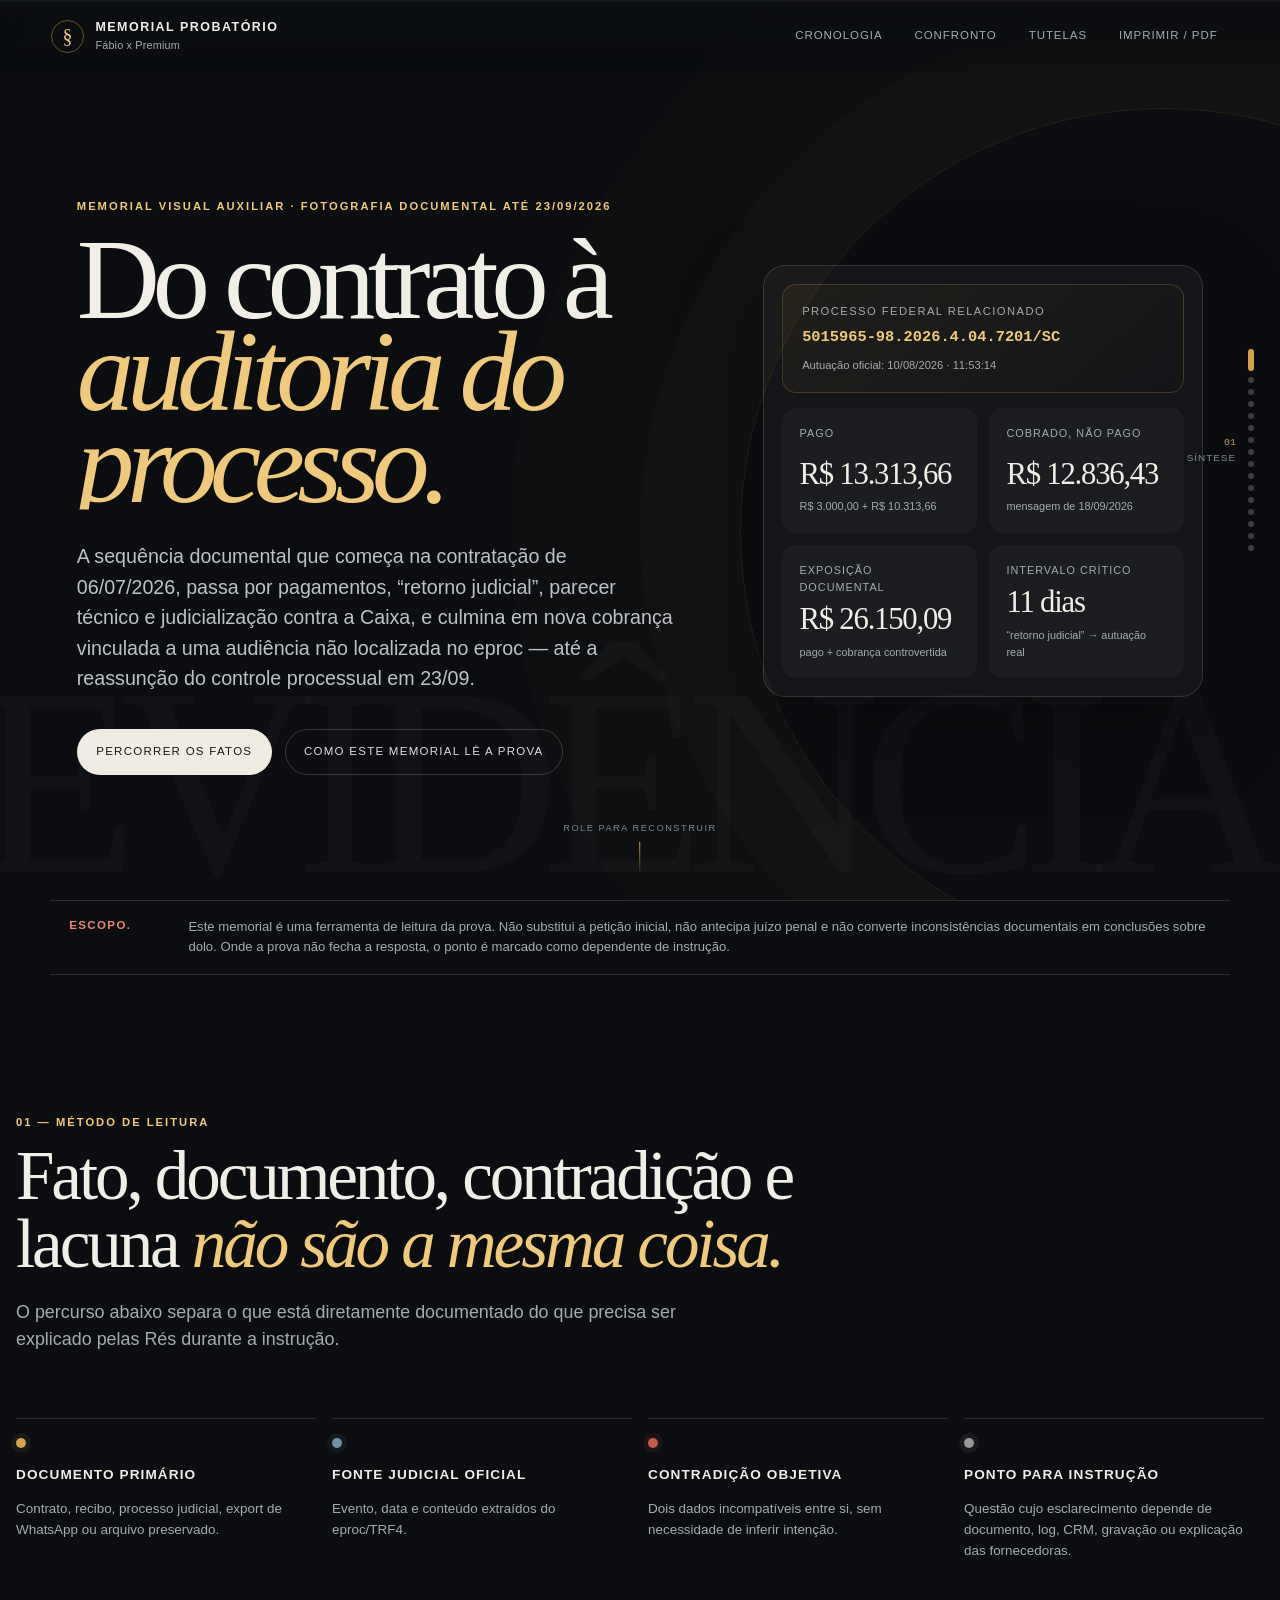
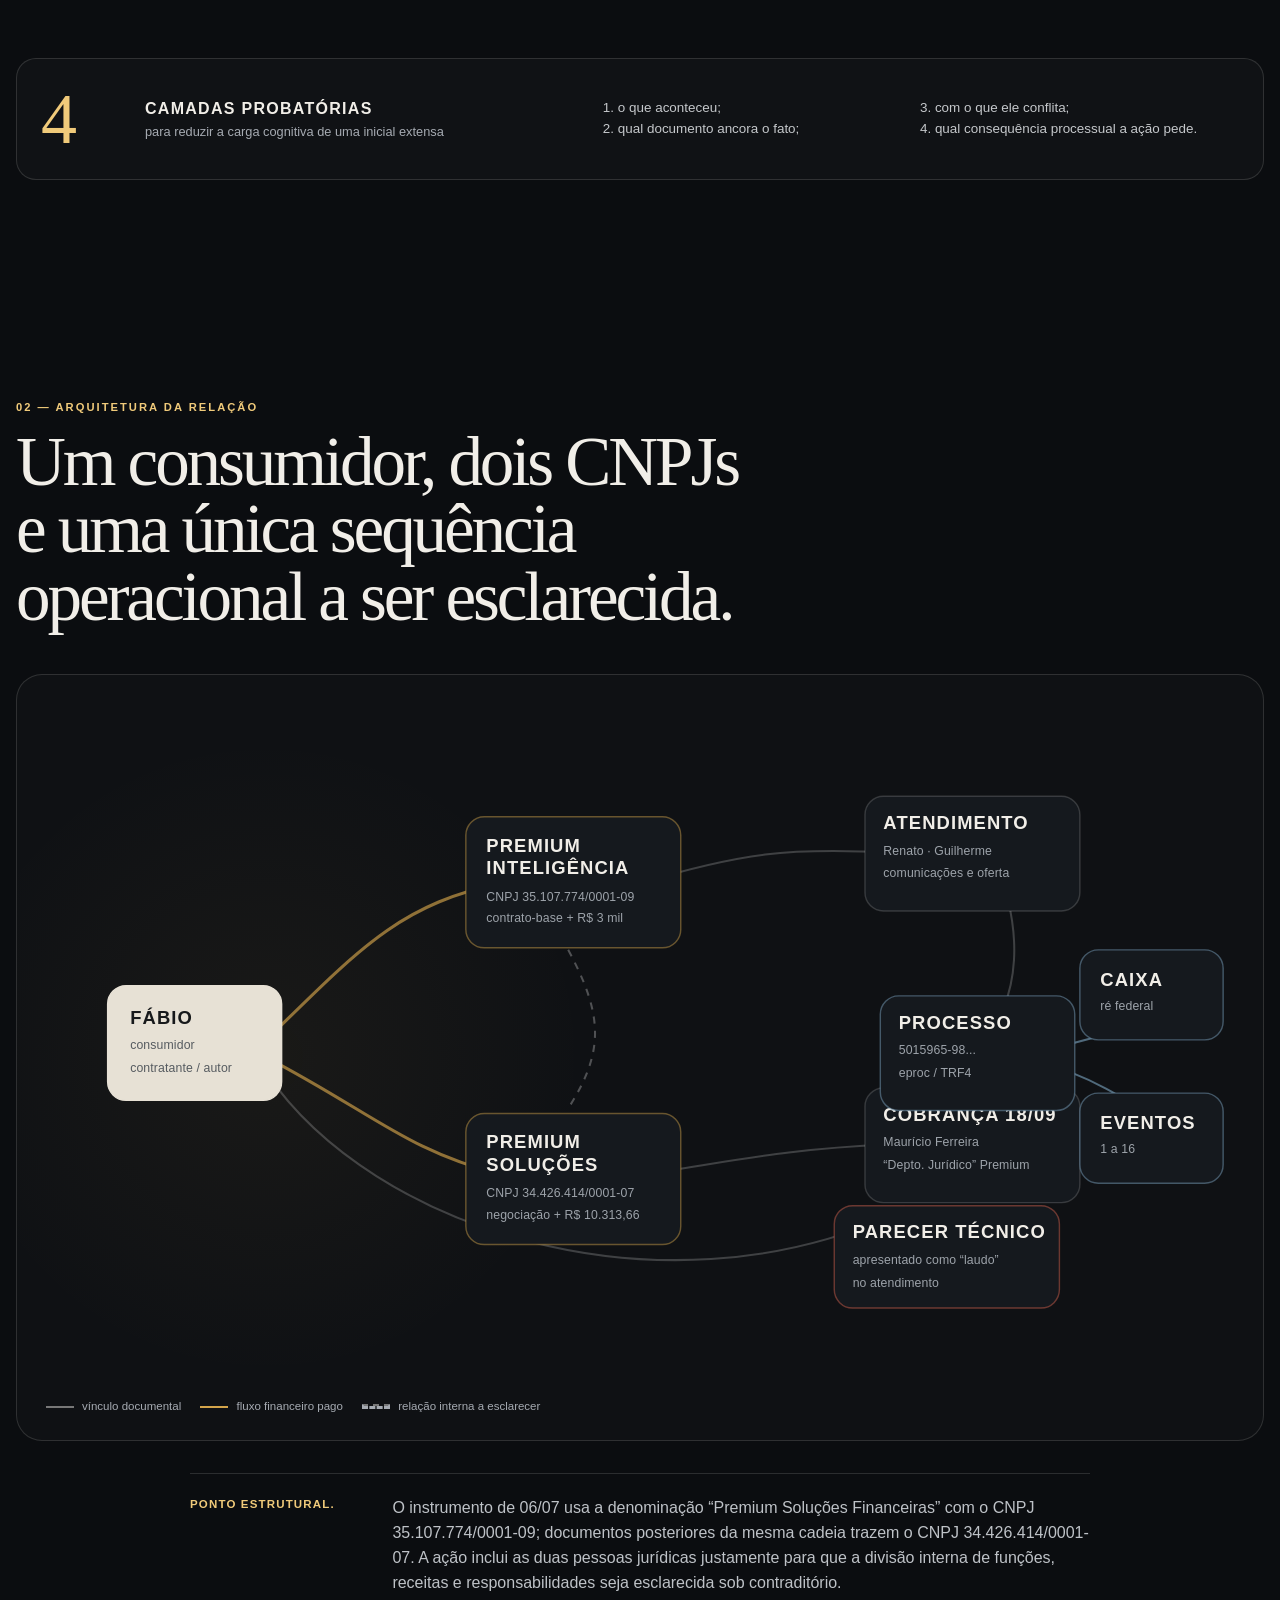
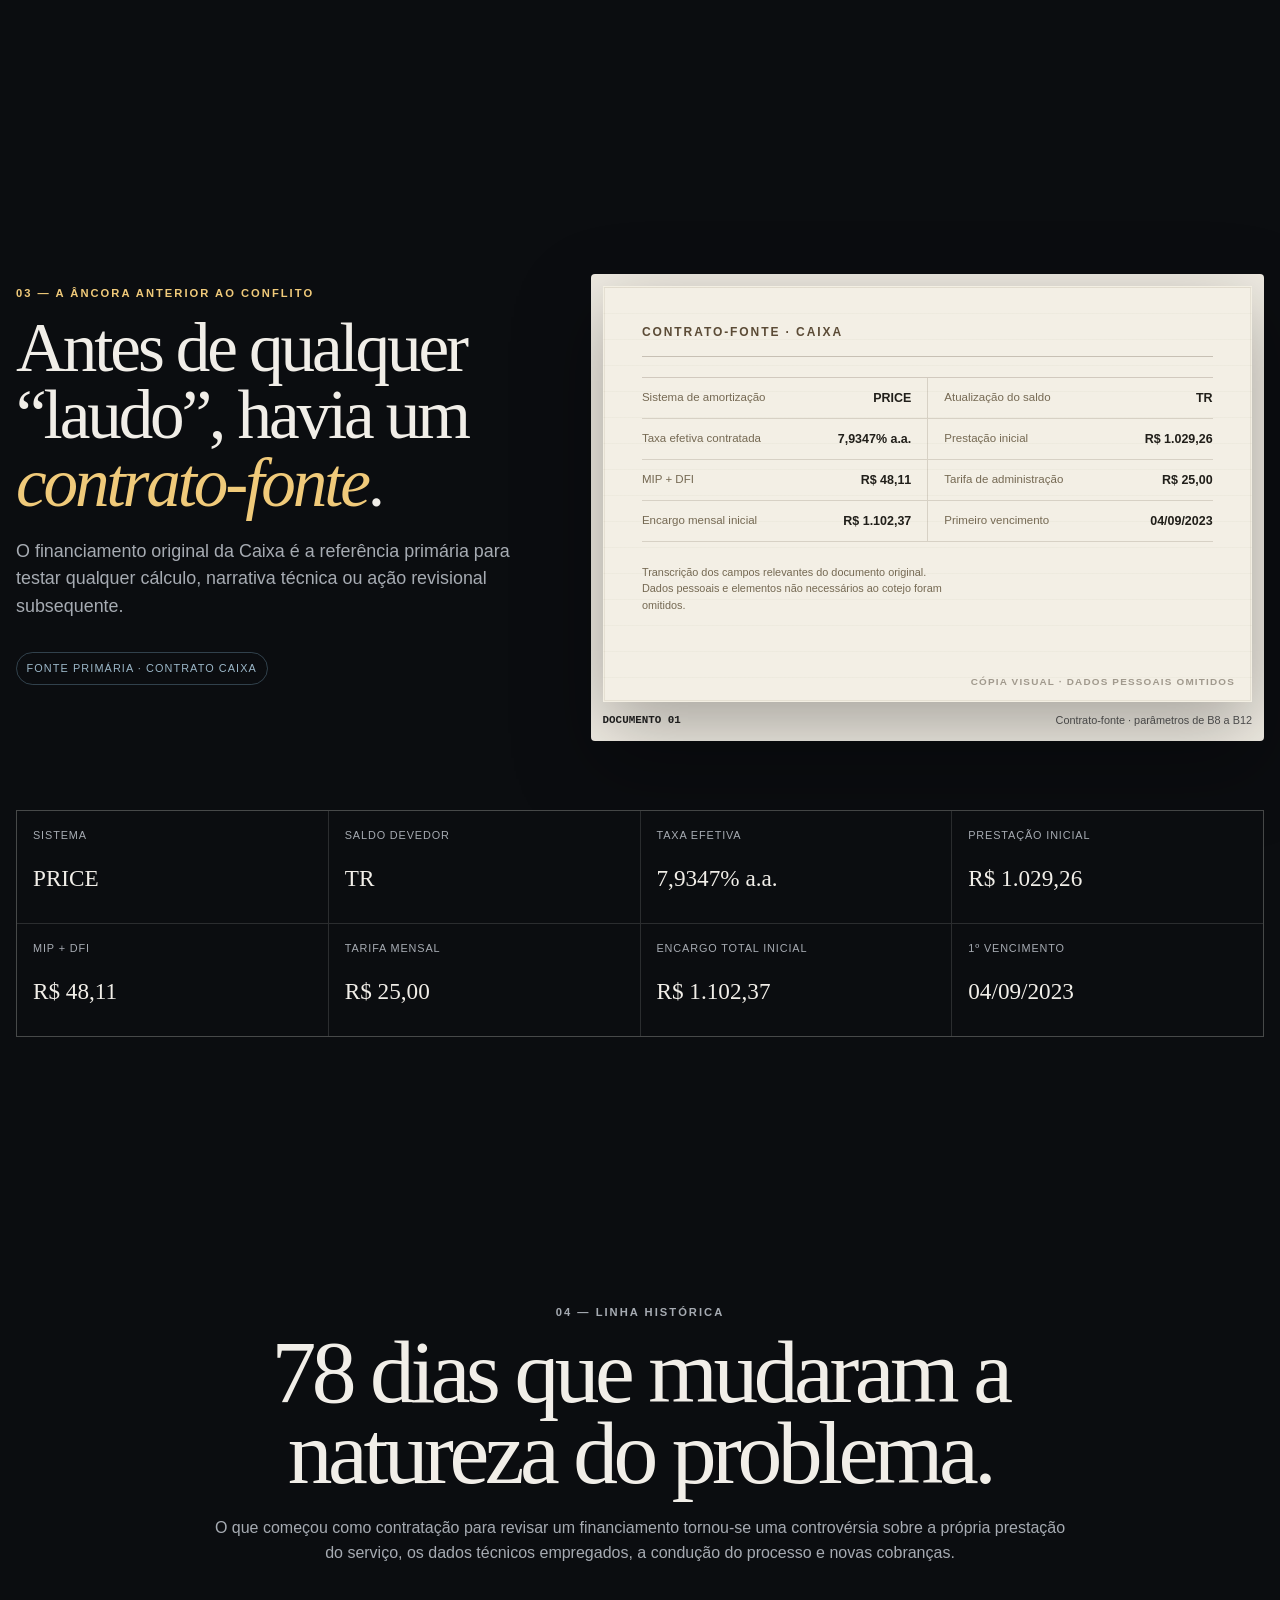
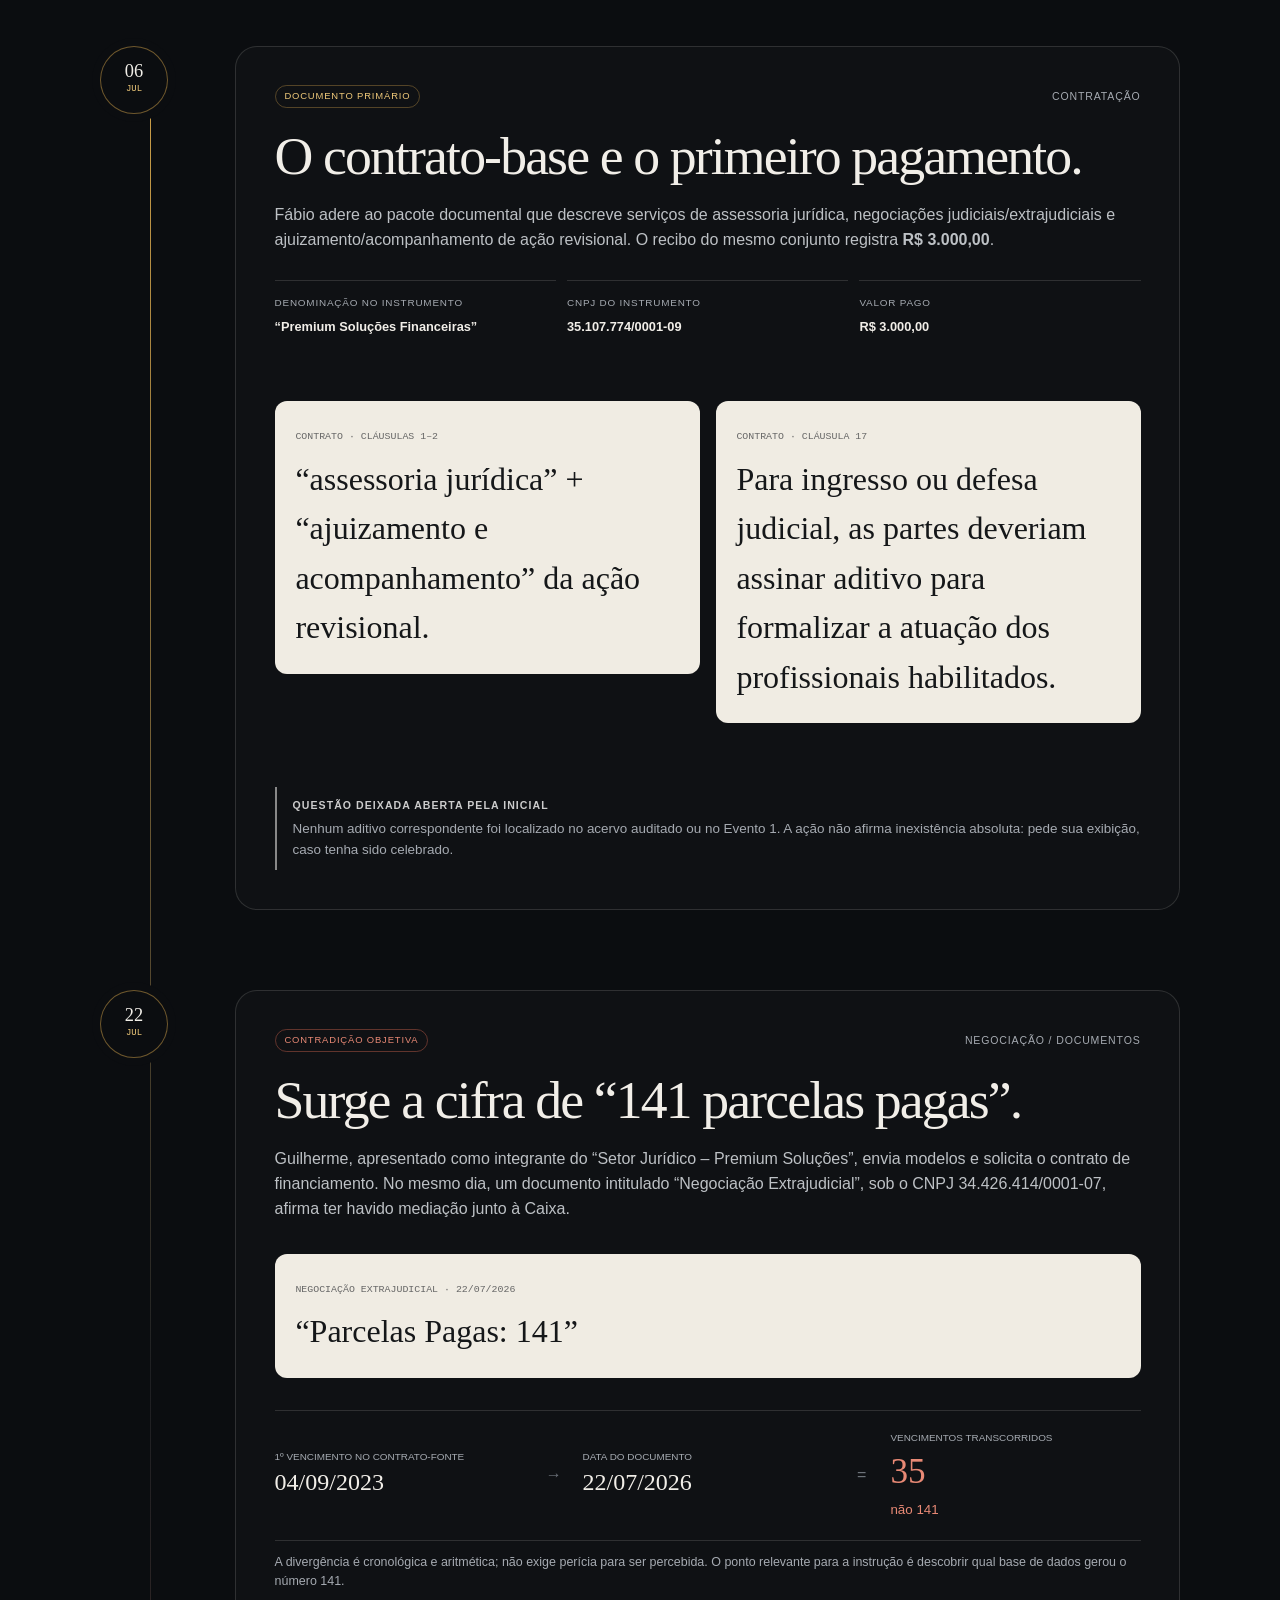
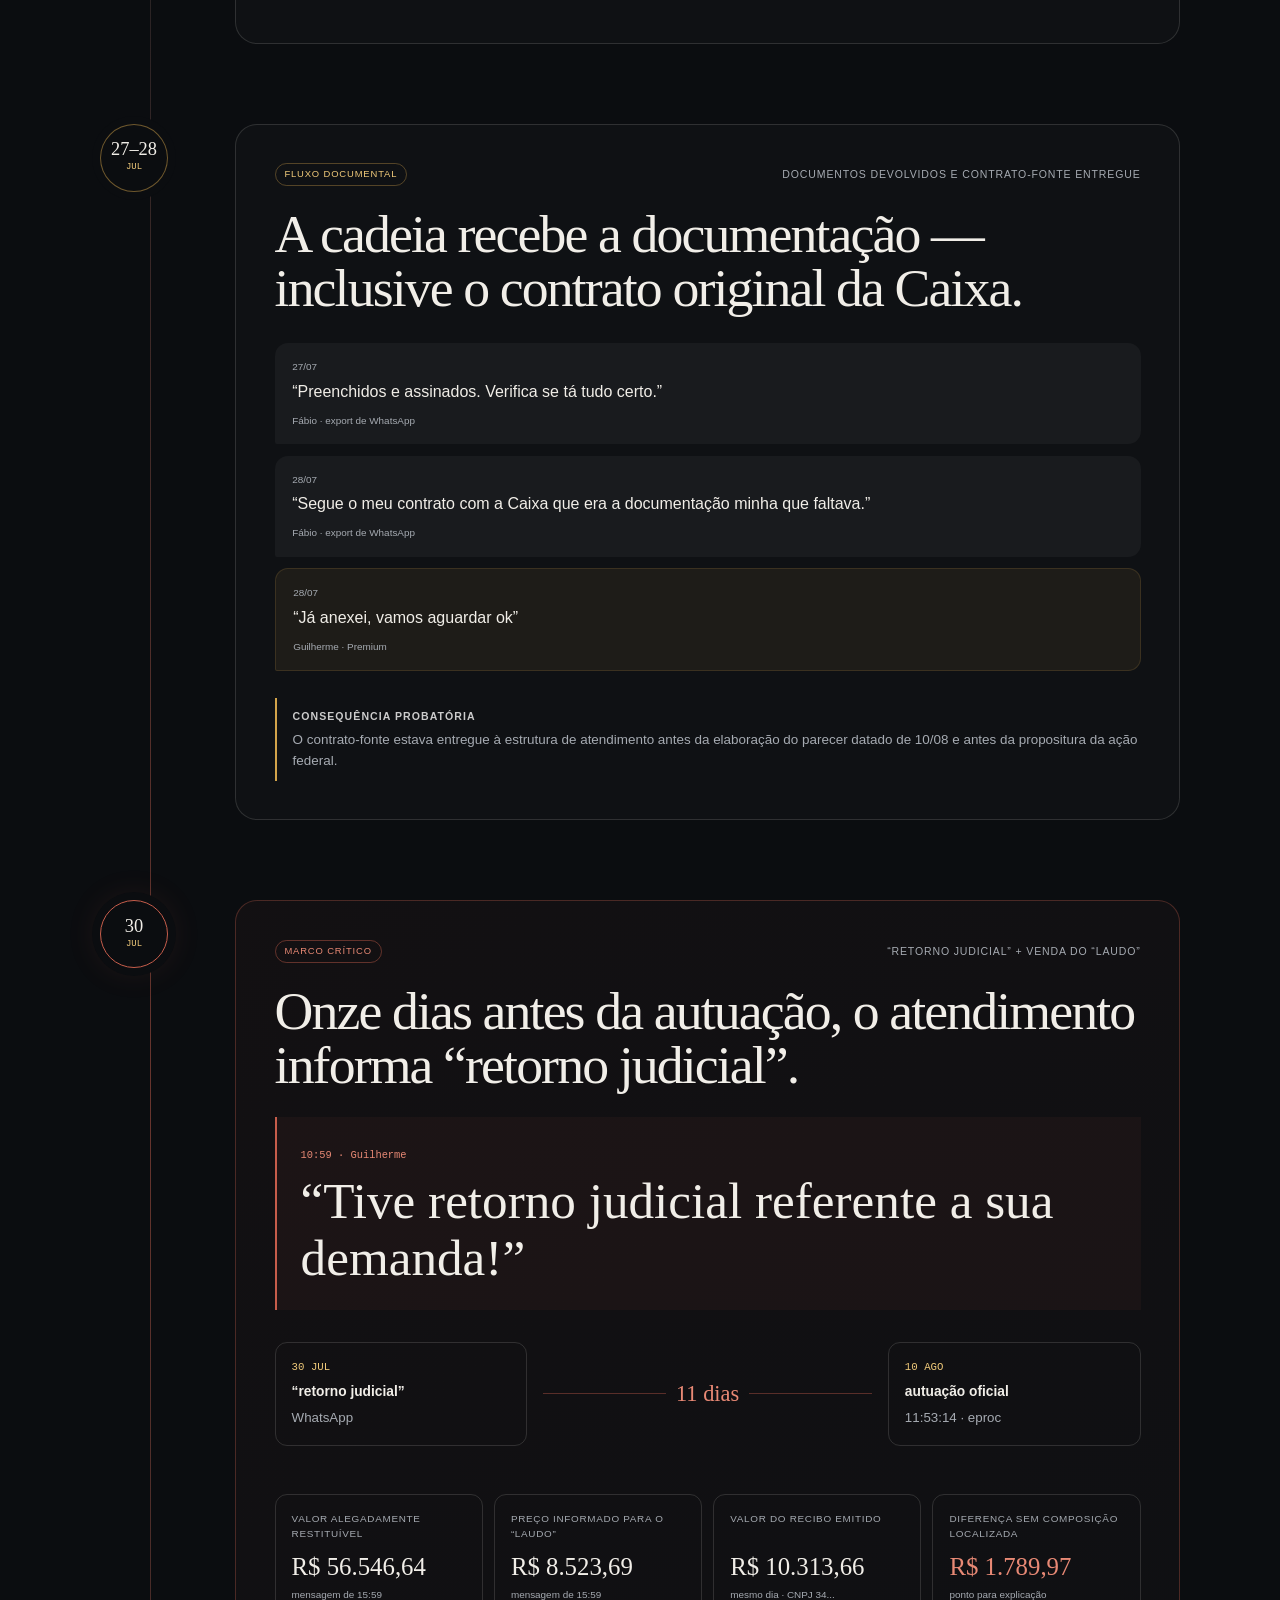
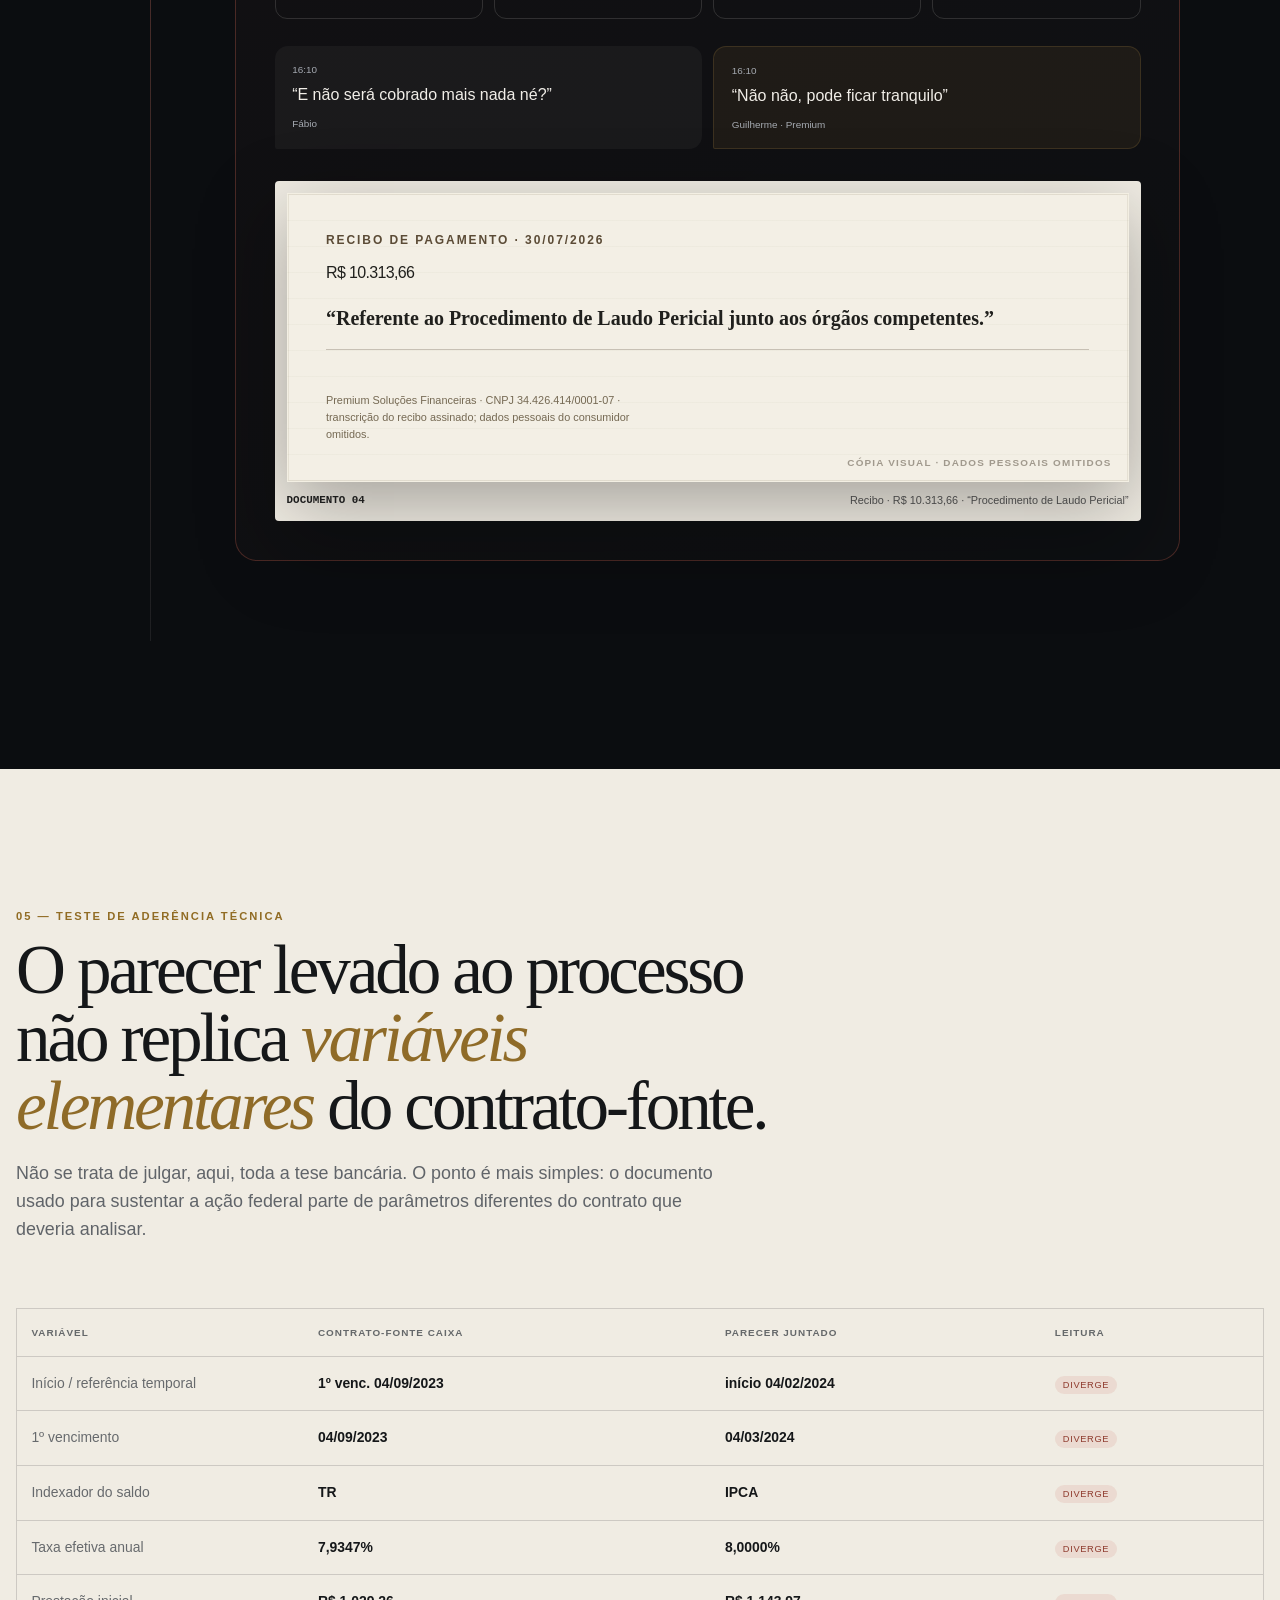
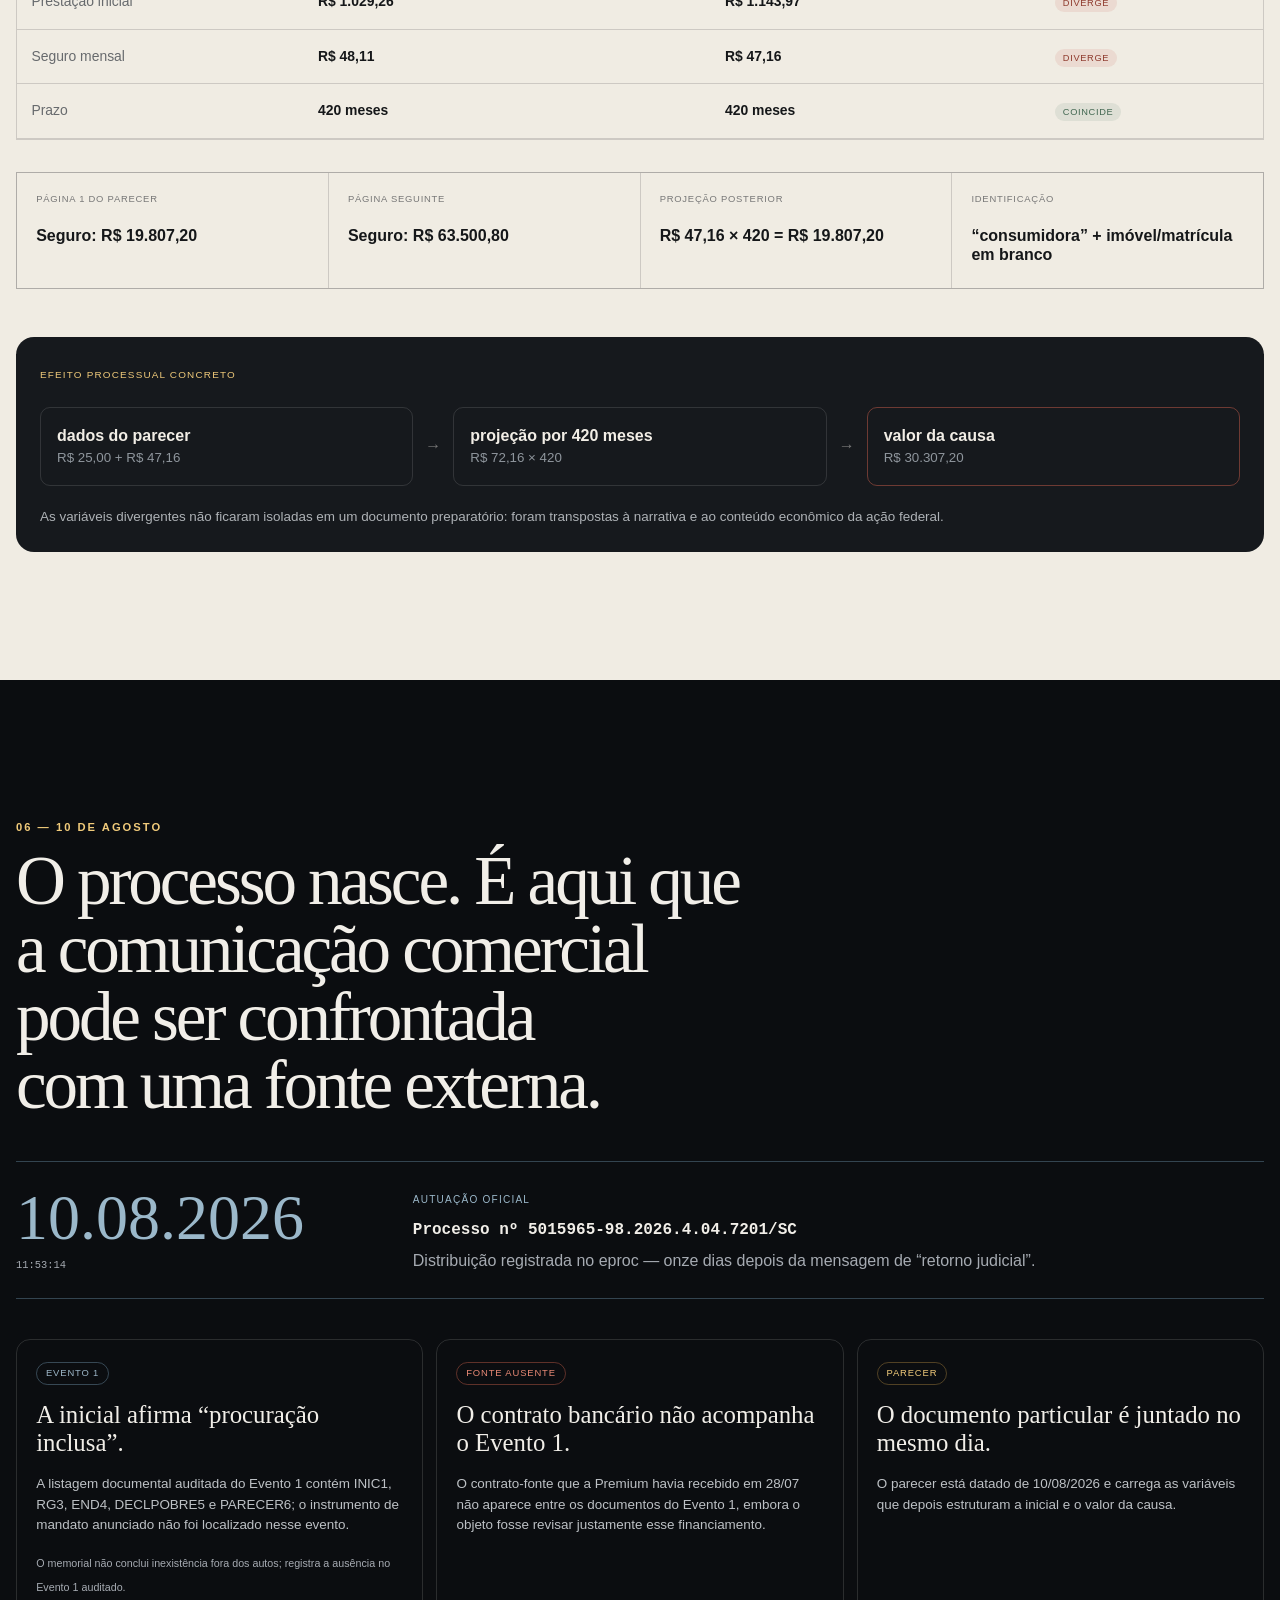
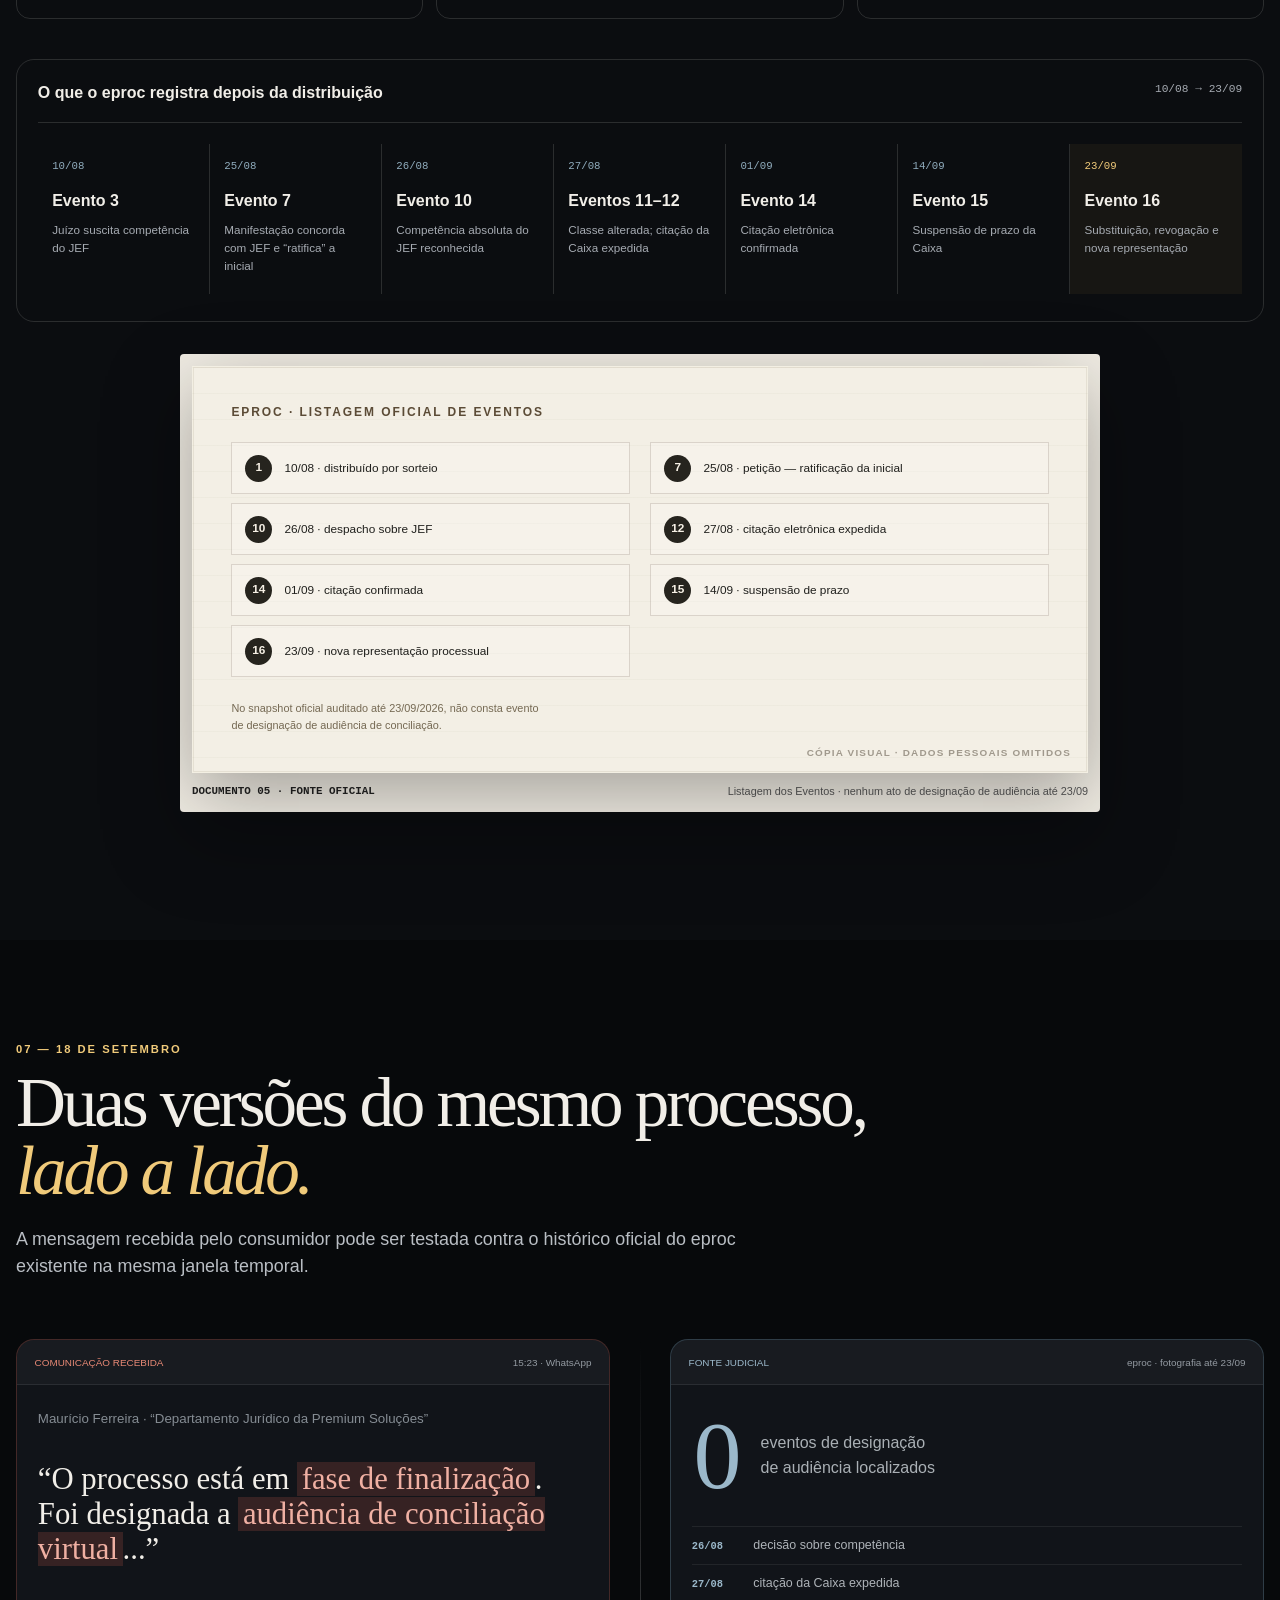
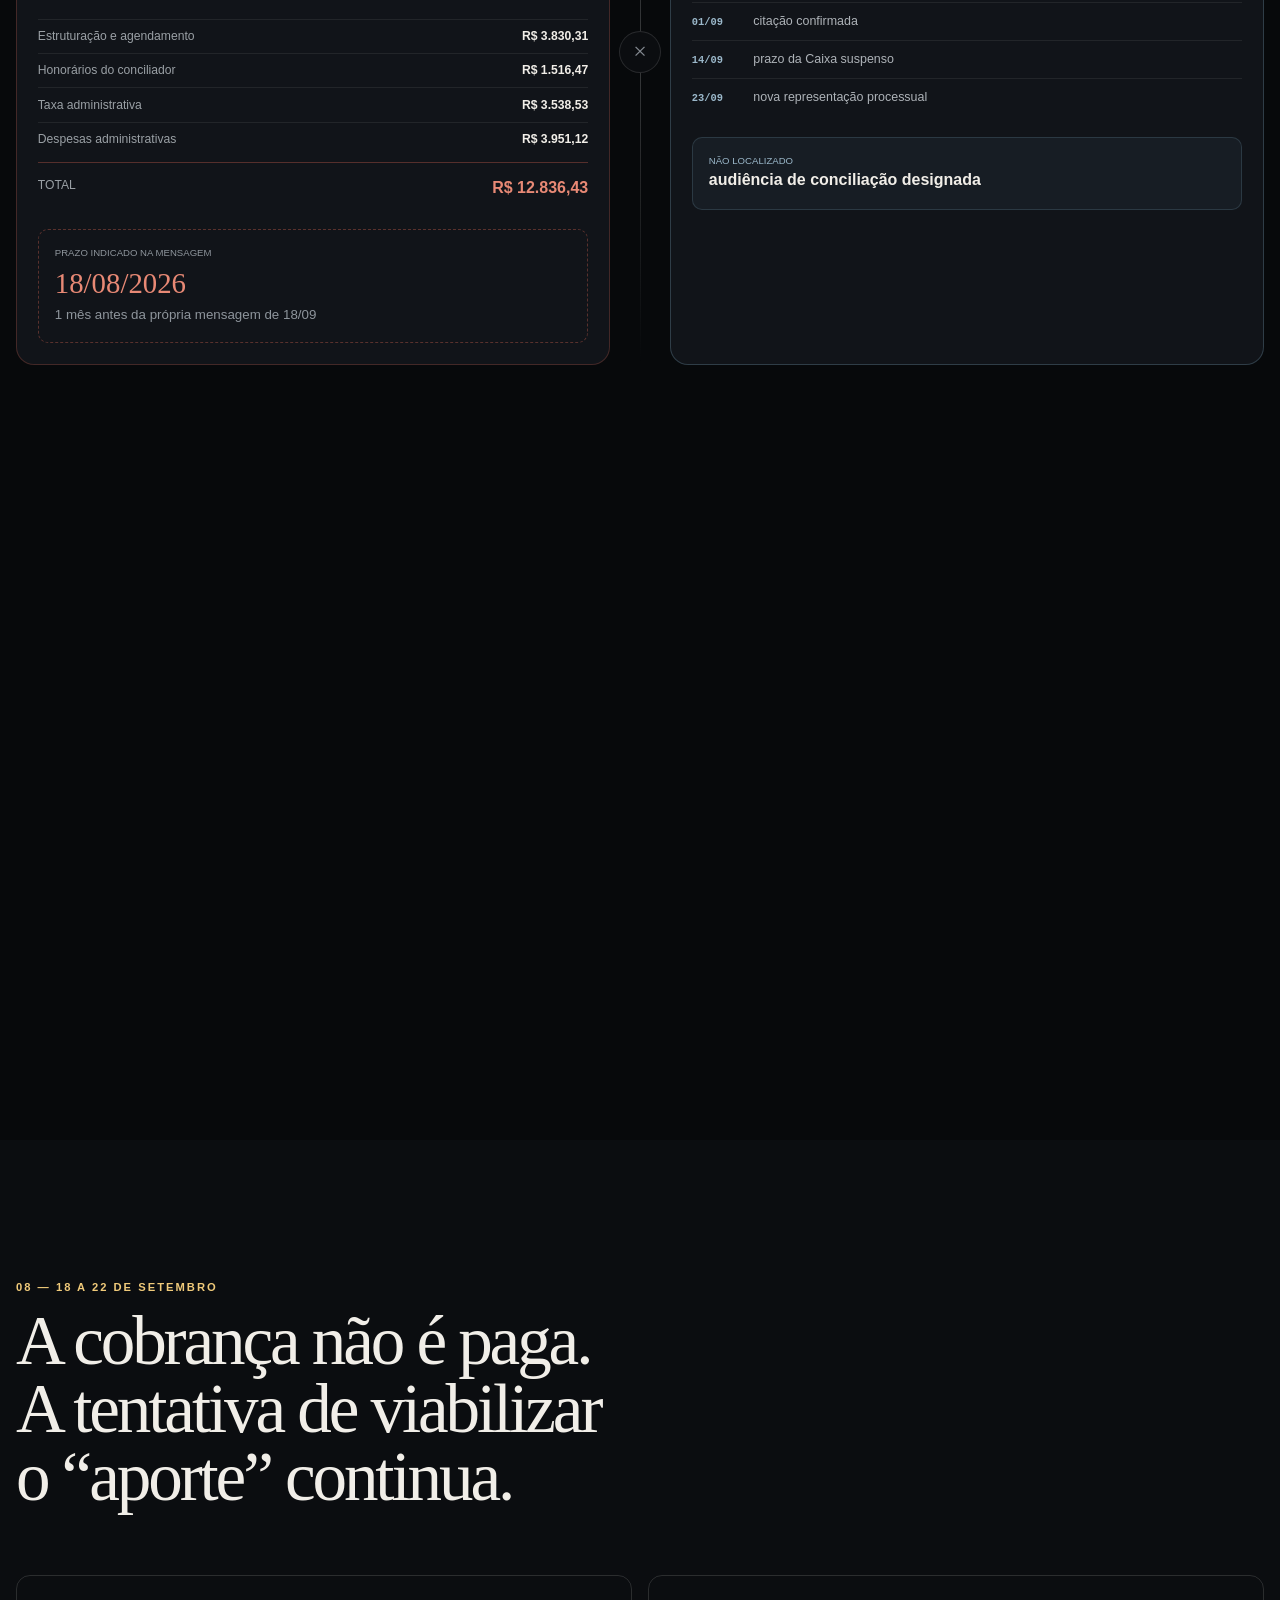
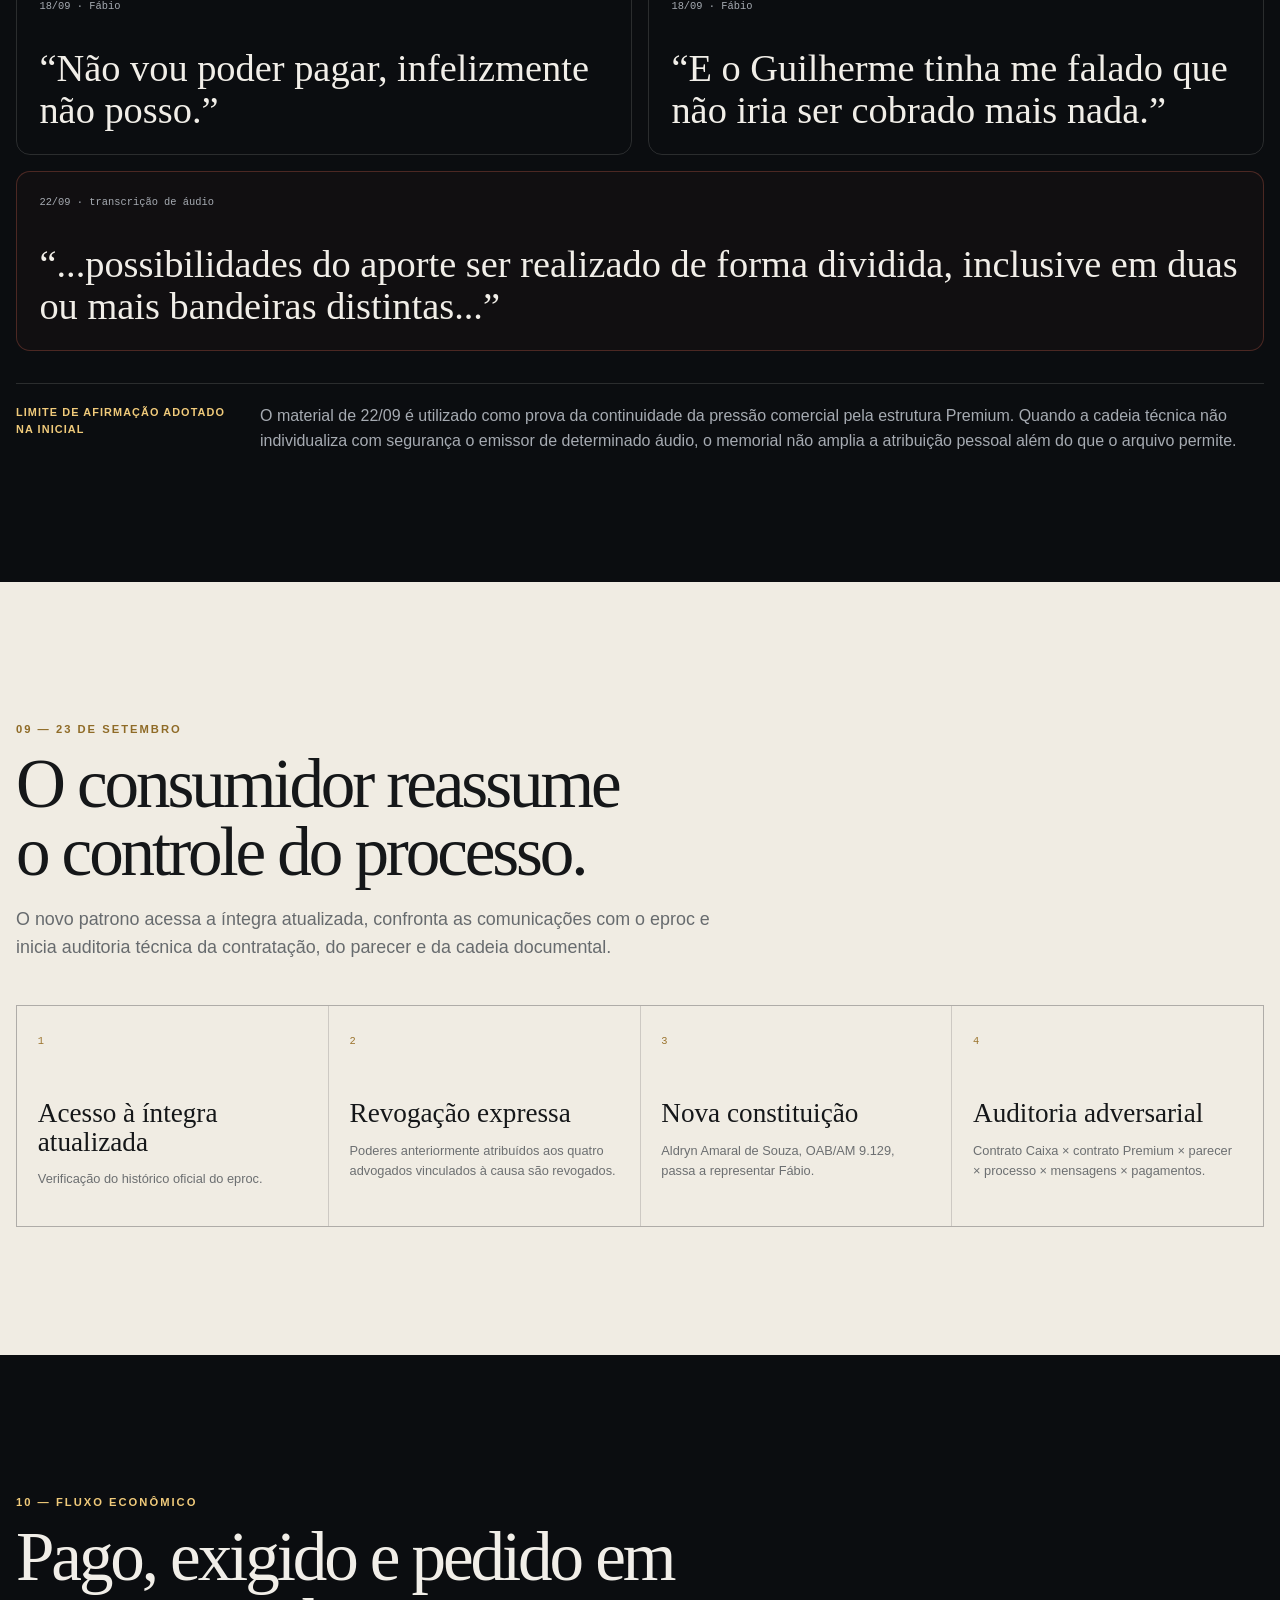
<file: index.html>
<!doctype html>
<html lang="pt-BR" data-motion="pending">
<head>
  <meta charset="utf-8" />
  <meta name="viewport" content="width=device-width, initial-scale=1, viewport-fit=cover" />
  <meta name="robots" content="noindex,nofollow,noarchive,nosnippet" />
  <meta name="referrer" content="no-referrer" />
  <meta name="theme-color" content="#0b0d10" />
  <meta name="description" content="Memorial visual cronológico e probatório — Fábio Regis de Carvalho x Premium. Documento auxiliar à compreensão da petição inicial." />
  <title>Fábio x Premium — Linha histórica dos fatos</title>
  <link rel="stylesheet" href="styles.css" />
</head>
<body>
  <a class="skip-link" href="#conteudo">Pular para o conteúdo</a>
  <div class="progress" aria-hidden="true"><span id="progressBar"></span></div>

  <header class="topbar" aria-label="Navegação do memorial">
    <a class="brand" href="#inicio" aria-label="Voltar ao início">
      <span class="brand-mark" aria-hidden="true">§</span>
      <span><b>Memorial probatório</b><small>Fábio x Premium</small></span>
    </a>
    <nav class="topnav" aria-label="Atalhos principais">
      <a href="#linha-do-tempo">Cronologia</a>
      <a href="#confronto">Confronto</a>
      <a href="#pedidos">Tutelas</a>
      <button class="print-btn" type="button" id="printBtn">Imprimir / PDF</button>
    </nav>
  </header>

  <aside class="chapter-rail" aria-label="Capítulos do memorial">
    <div class="rail-label"><span id="chapterIndex">01</span><span id="chapterName">Síntese</span></div>
    <div class="rail-dots" id="chapterDots"></div>
  </aside>

  <main id="conteudo">
    <section class="hero motion-scene" id="inicio" data-chapter="Síntese">
      <div class="hero-grid">
        <div class="hero-copy">
          <p class="eyebrow" data-reveal>Memorial visual auxiliar · fotografia documental até 23/09/2026</p>
          <h1 data-title-reveal>Do contrato à<br><em>auditoria do processo.</em></h1>
          <p class="hero-lede" data-reveal>
            A sequência documental que começa na contratação de 06/07/2026, passa por pagamentos,
            “retorno judicial”, parecer técnico e judicialização contra a Caixa, e culmina em nova cobrança
            vinculada a uma audiência não localizada no eproc — até a reassunção do controle processual em 23/09.
          </p>
          <div class="hero-actions" data-reveal>
            <a class="button primary" href="#linha-do-tempo">Percorrer os fatos</a>
            <a class="button ghost" href="#metodo">Como este memorial lê a prova</a>
          </div>
        </div>

        <div class="hero-evidence" data-reveal data-focus>
          <div class="case-stamp">
            <span>processo federal relacionado</span>
            <strong>5015965-98.2026.4.04.7201/SC</strong>
            <small>Autuação oficial: 10/08/2026 · 11:53:14</small>
          </div>
          <div class="hero-stats" aria-label="Indicadores econômicos do caso">
            <article><span>pago</span><b>R$ 13.313,66</b><small>R$ 3.000,00 + R$ 10.313,66</small></article>
            <article><span>cobrado, não pago</span><b>R$ 12.836,43</b><small>mensagem de 18/09/2026</small></article>
            <article><span>exposição documental</span><b>R$ 26.150,09</b><small>pago + cobrança controvertida</small></article>
            <article><span>intervalo crítico</span><b>11 dias</b><small>“retorno judicial” → autuação real</small></article>
          </div>
        </div>
      </div>
      <div class="scroll-cue" aria-hidden="true"><span>role para reconstruir</span><i></i></div>
    </section>

    <section class="notice-strip" aria-label="Nota de cautela">
      <strong>Escopo.</strong>
      <span>Este memorial é uma ferramenta de leitura da prova. Não substitui a petição inicial, não antecipa juízo penal e não converte inconsistências documentais em conclusões sobre dolo. Onde a prova não fecha a resposta, o ponto é marcado como dependente de instrução.</span>
    </section>

    <section class="scene motion-scene" id="metodo" data-chapter="Método">
      <div class="section-head">
        <p class="kicker">01 — método de leitura</p>
        <h2>Fato, documento, contradição e lacuna <em>não são a mesma coisa.</em></h2>
        <p>O percurso abaixo separa o que está diretamente documentado do que precisa ser explicado pelas Rés durante a instrução.</p>
      </div>

      <div class="legend-grid" data-stagger>
        <article class="legend-card evidence"><span class="legend-dot"></span><b>Documento primário</b><p>Contrato, recibo, processo judicial, export de WhatsApp ou arquivo preservado.</p></article>
        <article class="legend-card official"><span class="legend-dot"></span><b>Fonte judicial oficial</b><p>Evento, data e conteúdo extraídos do eproc/TRF4.</p></article>
        <article class="legend-card conflict"><span class="legend-dot"></span><b>Contradição objetiva</b><p>Dois dados incompatíveis entre si, sem necessidade de inferir intenção.</p></article>
        <article class="legend-card open"><span class="legend-dot"></span><b>Ponto para instrução</b><p>Questão cujo esclarecimento depende de documento, log, CRM, gravação ou explicação das fornecedoras.</p></article>
      </div>

      <div class="reading-contract" data-reveal>
        <div class="reading-number">4</div>
        <div><b>camadas probatórias</b><span>para reduzir a carga cognitiva de uma inicial extensa</span></div>
        <ol>
          <li>o que aconteceu;</li>
          <li>qual documento ancora o fato;</li>
          <li>com o que ele conflita;</li>
          <li>qual consequência processual a ação pede.</li>
        </ol>
      </div>
    </section>

    <section class="scene motion-scene map-scene" id="mapa" data-chapter="Mapa do caso">
      <div class="section-head compact">
        <p class="kicker">02 — arquitetura da relação</p>
        <h2>Um consumidor, dois CNPJs e uma única sequência operacional a ser esclarecida.</h2>
      </div>

      <div class="network-wrap" data-reveal>
        <svg class="network" viewBox="0 0 1180 680" role="img" aria-labelledby="networkTitle networkDesc">
          <title id="networkTitle">Mapa documental das relações do caso</title>
          <desc id="networkDesc">Fábio no centro, ligado às duas pessoas jurídicas Premium, aos atendentes, ao parecer, ao processo federal e à Caixa. Linhas sólidas indicam vínculos documentados; linha tracejada indica relação que precisa ser esclarecida.</desc>
          <defs>
            <marker id="arrow" viewBox="0 0 10 10" refX="9" refY="5" markerWidth="6" markerHeight="6" orient="auto-start-reverse"><path d="M 0 0 L 10 5 L 0 10 z" /></marker>
            <filter id="softGlow"><feGaussianBlur stdDeviation="6" result="b"/><feMerge><feMergeNode in="b"/><feMergeNode in="SourceGraphic"/></feMerge></filter>
          </defs>
          <g class="edges">
            <path class="edge paid" d="M225,338 C315,250 355,205 455,185" />
            <path class="edge paid" d="M225,355 C330,410 360,445 455,470" />
            <path class="edge" d="M590,185 C690,155 735,150 835,155" />
            <path class="edge" d="M590,470 C690,455 730,445 835,440" />
            <path class="edge dashed" d="M520,250 C555,315 555,350 520,405" />
            <path class="edge" d="M935,155 C965,230 965,295 920,350" />
            <path class="edge" d="M935,440 C970,405 975,390 920,350" />
            <path class="edge official" d="M920,350 C1020,350 1055,330 1110,300" />
            <path class="edge official" d="M920,350 C1020,360 1050,390 1105,420" />
            <path class="edge" d="M225,370 C330,525 610,610 835,510" />
          </g>
          <g class="nodes">
            <g transform="translate(70 285)" class="node focus"><rect width="170" height="112" rx="18"/><text x="22" y="37">FÁBIO</text><text class="sub" x="22" y="62">consumidor</text><text class="sub" x="22" y="84">contratante / autor</text></g>
            <g transform="translate(420 120)" class="node company"><rect width="210" height="128" rx="18"/><text x="20" y="34">PREMIUM</text><text x="20" y="56">INTELIGÊNCIA</text><text class="sub" x="20" y="82">CNPJ 35.107.774/0001-09</text><text class="sub" x="20" y="103">contrato-base + R$ 3 mil</text></g>
            <g transform="translate(420 410)" class="node company"><rect width="210" height="128" rx="18"/><text x="20" y="34">PREMIUM</text><text x="20" y="56">SOLUÇÕES</text><text class="sub" x="20" y="82">CNPJ 34.426.414/0001-07</text><text class="sub" x="20" y="103">negociação + R$ 10.313,66</text></g>
            <g transform="translate(810 100)" class="node actor"><rect width="210" height="112" rx="18"/><text x="18" y="32">ATENDIMENTO</text><text class="sub" x="18" y="57">Renato · Guilherme</text><text class="sub" x="18" y="79">comunicações e oferta</text></g>
            <g transform="translate(810 385)" class="node actor"><rect width="210" height="112" rx="18"/><text x="18" y="32">COBRANÇA 18/09</text><text class="sub" x="18" y="57">Maurício Ferreira</text><text class="sub" x="18" y="79">“Depto. Jurídico” Premium</text></g>
            <g transform="translate(825 295)" class="node process"><rect width="190" height="112" rx="18"/><text x="18" y="32">PROCESSO</text><text class="sub" x="18" y="57">5015965-98...</text><text class="sub" x="18" y="79">eproc / TRF4</text></g>
            <g transform="translate(1020 250)" class="node official"><rect width="140" height="88" rx="18"/><text x="20" y="35">CAIXA</text><text class="sub" x="20" y="59">ré federal</text></g>
            <g transform="translate(1020 390)" class="node official"><rect width="140" height="88" rx="18"/><text x="20" y="35">EVENTOS</text><text class="sub" x="20" y="59">1 a 16</text></g>
            <g transform="translate(780 500)" class="node doc"><rect width="220" height="100" rx="18"/><text x="18" y="32">PARECER TÉCNICO</text><text class="sub" x="18" y="57">apresentado como “laudo”</text><text class="sub" x="18" y="79">no atendimento</text></g>
          </g>
        </svg>
        <div class="network-key">
          <span><i class="solid"></i> vínculo documental</span>
          <span><i class="money"></i> fluxo financeiro pago</span>
          <span><i class="dash"></i> relação interna a esclarecer</span>
        </div>
      </div>

      <div class="map-note" data-reveal>
        <b>Ponto estrutural.</b>
        <p>O instrumento de 06/07 usa a denominação “Premium Soluções Financeiras” com o CNPJ 35.107.774/0001-09; documentos posteriores da mesma cadeia trazem o CNPJ 34.426.414/0001-07. A ação inclui as duas pessoas jurídicas justamente para que a divisão interna de funções, receitas e responsabilidades seja esclarecida sob contraditório.</p>
      </div>
    </section>

    <section class="scene motion-scene source-scene" id="contrato-fonte" data-chapter="Contrato-fonte">
      <div class="split">
        <div class="section-head sticky-copy">
          <p class="kicker">03 — a âncora anterior ao conflito</p>
          <h2>Antes de qualquer “laudo”, havia um <em>contrato-fonte</em>.</h2>
          <p>O financiamento original da Caixa é a referência primária para testar qualquer cálculo, narrativa técnica ou ação revisional subsequente.</p>
          <div class="source-pill">Fonte primária · Contrato Caixa</div>
        </div>
        <figure class="document-frame evidence-facsimile" data-reveal>
          <div class="facsimile-paper" role="img" aria-label="Transcrição visual fiel dos parâmetros relevantes do contrato Caixa, com dados pessoais omitidos.">
            <div class="facsimile-stamp">CONTRATO-FONTE · CAIXA</div>
            <div class="facsimile-rule"></div>
            <dl class="facsimile-fields">
              <div><dt>Sistema de amortização</dt><dd>PRICE</dd></div>
              <div><dt>Atualização do saldo</dt><dd>TR</dd></div>
              <div><dt>Taxa efetiva contratada</dt><dd>7,9347% a.a.</dd></div>
              <div><dt>Prestação inicial</dt><dd>R$ 1.029,26</dd></div>
              <div><dt>MIP + DFI</dt><dd>R$ 48,11</dd></div>
              <div><dt>Tarifa de administração</dt><dd>R$ 25,00</dd></div>
              <div><dt>Encargo mensal inicial</dt><dd>R$ 1.102,37</dd></div>
              <div><dt>Primeiro vencimento</dt><dd>04/09/2023</dd></div>
            </dl>
            <small>Transcrição dos campos relevantes do documento original. Dados pessoais e elementos não necessários ao cotejo foram omitidos.</small>
          </div>
          <figcaption><span>DOCUMENTO 01</span>Contrato-fonte · parâmetros de B8 a B12</figcaption>
        </figure>
      </div>

      <div class="parameter-grid" data-stagger>
        <article><span>sistema</span><b>PRICE</b></article>
        <article><span>saldo devedor</span><b>TR</b></article>
        <article><span>taxa efetiva</span><b>7,9347% a.a.</b></article>
        <article><span>prestação inicial</span><b>R$ 1.029,26</b></article>
        <article><span>MIP + DFI</span><b>R$ 48,11</b></article>
        <article><span>tarifa mensal</span><b>R$ 25,00</b></article>
        <article><span>encargo total inicial</span><b>R$ 1.102,37</b></article>
        <article><span>1º vencimento</span><b>04/09/2023</b></article>
      </div>
    </section>

    <section class="timeline-shell motion-scene" id="linha-do-tempo" data-chapter="Cronologia">
      <div class="timeline-intro">
        <p class="kicker">04 — linha histórica</p>
        <h2>78 dias que mudaram a natureza do problema.</h2>
        <p>O que começou como contratação para revisar um financiamento tornou-se uma controvérsia sobre a própria prestação do serviço, os dados técnicos empregados, a condução do processo e novas cobranças.</p>
      </div>

      <div class="timeline" aria-label="Linha do tempo de 6 de julho a 23 de setembro de 2026">
        <article class="time-item" data-date="06/07" id="t-0607">
          <div class="time-pin"><span>06</span><small>JUL</small></div>
          <div class="time-card">
            <div class="time-meta"><span class="badge evidence">documento primário</span><span>contratação</span></div>
            <h3>O contrato-base e o primeiro pagamento.</h3>
            <p>Fábio adere ao pacote documental que descreve serviços de assessoria jurídica, negociações judiciais/extrajudiciais e ajuizamento/acompanhamento de ação revisional. O recibo do mesmo conjunto registra <b>R$ 3.000,00</b>.</p>
            <div class="mini-facts">
              <div><small>denominação no instrumento</small><b>“Premium Soluções Financeiras”</b></div>
              <div><small>CNPJ do instrumento</small><b>35.107.774/0001-09</b></div>
              <div><small>valor pago</small><b>R$ 3.000,00</b></div>
            </div>
            <div class="evidence-pair text-evidence">
              <blockquote class="doc-quote"><span>CONTRATO · CLÁUSULAS 1–2</span><p>“assessoria jurídica” + “ajuizamento e acompanhamento” da ação revisional.</p></blockquote>
              <blockquote class="doc-quote"><span>CONTRATO · CLÁUSULA 17</span><p>Para ingresso ou defesa judicial, as partes deveriam assinar aditivo para formalizar a atuação dos profissionais habilitados.</p></blockquote>
            </div>
            <aside class="analysis-note open"><b>Questão deixada aberta pela inicial</b><p>Nenhum aditivo correspondente foi localizado no acervo auditado ou no Evento 1. A ação não afirma inexistência absoluta: pede sua exibição, caso tenha sido celebrado.</p></aside>
          </div>
        </article>

        <article class="time-item" data-date="22/07" id="t-2207">
          <div class="time-pin"><span>22</span><small>JUL</small></div>
          <div class="time-card">
            <div class="time-meta"><span class="badge conflict">contradição objetiva</span><span>negociação / documentos</span></div>
            <h3>Surge a cifra de “141 parcelas pagas”.</h3>
            <p>Guilherme, apresentado como integrante do “Setor Jurídico – Premium Soluções”, envia modelos e solicita o contrato de financiamento. No mesmo dia, um documento intitulado “Negociação Extrajudicial”, sob o CNPJ 34.426.414/0001-07, afirma ter havido mediação junto à Caixa.</p>
            <blockquote class="doc-quote"><span>NEGOCIAÇÃO EXTRAJUDICIAL · 22/07/2026</span><p>“Parcelas Pagas: 141”</p></blockquote>
            <div class="math-check">
              <div><span>1º vencimento no contrato-fonte</span><b>04/09/2023</b></div>
              <div class="math-arrow" aria-hidden="true">→</div>
              <div><span>data do documento</span><b>22/07/2026</b></div>
              <div class="math-equals" aria-hidden="true">=</div>
              <div class="math-result"><span>vencimentos transcorridos</span><b>35</b><small>não 141</small></div>
            </div>
            <p class="micro">A divergência é cronológica e aritmética; não exige perícia para ser percebida. O ponto relevante para a instrução é descobrir qual base de dados gerou o número 141.</p>
          </div>
        </article>

        <article class="time-item" data-date="27–28/07" id="t-2728">
          <div class="time-pin"><span>27–28</span><small>JUL</small></div>
          <div class="time-card">
            <div class="time-meta"><span class="badge evidence">fluxo documental</span><span>documentos devolvidos e contrato-fonte entregue</span></div>
            <h3>A cadeia recebe a documentação — inclusive o contrato original da Caixa.</h3>
            <div class="message-stack">
              <blockquote><time>27/07</time><p>“Preenchidos e assinados. Verifica se tá tudo certo.”</p><cite>Fábio · export de WhatsApp</cite></blockquote>
              <blockquote><time>28/07</time><p>“Segue o meu contrato com a Caixa que era a documentação minha que faltava.”</p><cite>Fábio · export de WhatsApp</cite></blockquote>
              <blockquote class="reply"><time>28/07</time><p>“Já anexei, vamos aguardar ok”</p><cite>Guilherme · Premium</cite></blockquote>
            </div>
            <aside class="analysis-note evidence"><b>Consequência probatória</b><p>O contrato-fonte estava entregue à estrutura de atendimento antes da elaboração do parecer datado de 10/08 e antes da propositura da ação federal.</p></aside>
          </div>
        </article>

        <article class="time-item focal" data-date="30/07" id="t-3007">
          <div class="time-pin hot"><span>30</span><small>JUL</small></div>
          <div class="time-card">
            <div class="time-meta"><span class="badge conflict">marco crítico</span><span>“retorno judicial” + venda do “laudo”</span></div>
            <h3>Onze dias antes da autuação, o atendimento informa “retorno judicial”.</h3>
            <blockquote class="message-feature"><span>10:59 · Guilherme</span><p>“Tive retorno judicial referente a sua demanda!”</p></blockquote>
            <div class="date-gap" aria-label="Intervalo entre mensagem de retorno judicial e autuação oficial">
              <div><span>30 JUL</span><b>“retorno judicial”</b><small>WhatsApp</small></div>
              <div class="gap-line"><i></i><strong>11 dias</strong><i></i></div>
              <div><span>10 AGO</span><b>autuação oficial</b><small>11:53:14 · eproc</small></div>
            </div>

            <div class="offer-grid">
              <article><small>valor alegadamente restituível</small><b>R$ 56.546,64</b><span>mensagem de 15:59</span></article>
              <article><small>preço informado para o “laudo”</small><b>R$ 8.523,69</b><span>mensagem de 15:59</span></article>
              <article class="warn"><small>valor do recibo emitido</small><b>R$ 10.313,66</b><span>mesmo dia · CNPJ 34...</span></article>
              <article class="delta"><small>diferença sem composição localizada</small><b>R$ 1.789,97</b><span>ponto para explicação</span></article>
            </div>

            <div class="message-stack two-col">
              <blockquote><time>16:10</time><p>“E não será cobrado mais nada né?”</p><cite>Fábio</cite></blockquote>
              <blockquote class="reply"><time>16:10</time><p>“Não não, pode ficar tranquilo”</p><cite>Guilherme · Premium</cite></blockquote>
            </div>

            <figure class="document-frame wide evidence-facsimile">
              <div class="facsimile-paper receipt-facsimile">
                <div class="facsimile-stamp">RECIBO DE PAGAMENTO · 30/07/2026</div>
                <p class="receipt-amount">R$ 10.313,66</p>
                <p class="receipt-copy">“Referente ao Procedimento de Laudo Pericial junto aos órgãos competentes.”</p>
                <div class="facsimile-rule"></div>
                <small>Premium Soluções Financeiras · CNPJ 34.426.414/0001-07 · transcrição do recibo assinado; dados pessoais do consumidor omitidos.</small>
              </div>
              <figcaption><span>DOCUMENTO 04</span>Recibo · R$ 10.313,66 · “Procedimento de Laudo Pericial”</figcaption>
            </figure>
          </div>
        </article>
      </div>
    </section>

    <section class="scene motion-scene compare-scene" id="parecer" data-chapter="Parecer x fonte">
      <div class="section-head">
        <p class="kicker">05 — teste de aderência técnica</p>
        <h2>O parecer levado ao processo não replica <em>variáveis elementares</em> do contrato-fonte.</h2>
        <p>Não se trata de julgar, aqui, toda a tese bancária. O ponto é mais simples: o documento usado para sustentar a ação federal parte de parâmetros diferentes do contrato que deveria analisar.</p>
      </div>

      <div class="compare-table-wrap" data-reveal>
        <table class="compare-table">
          <thead><tr><th>Variável</th><th>Contrato-fonte Caixa</th><th>Parecer juntado</th><th>Leitura</th></tr></thead>
          <tbody>
            <tr><td>Início / referência temporal</td><td><b>1º venc. 04/09/2023</b></td><td><b>início 04/02/2024</b></td><td><span class="status conflict">diverge</span></td></tr>
            <tr><td>1º vencimento</td><td><b>04/09/2023</b></td><td><b>04/03/2024</b></td><td><span class="status conflict">diverge</span></td></tr>
            <tr><td>Indexador do saldo</td><td><b>TR</b></td><td><b>IPCA</b></td><td><span class="status conflict">diverge</span></td></tr>
            <tr><td>Taxa efetiva anual</td><td><b>7,9347%</b></td><td><b>8,0000%</b></td><td><span class="status conflict">diverge</span></td></tr>
            <tr><td>Prestação inicial</td><td><b>R$ 1.029,26</b></td><td><b>R$ 1.143,97</b></td><td><span class="status conflict">diverge</span></td></tr>
            <tr><td>Seguro mensal</td><td><b>R$ 48,11</b></td><td><b>R$ 47,16</b></td><td><span class="status conflict">diverge</span></td></tr>
            <tr><td>Prazo</td><td><b>420 meses</b></td><td><b>420 meses</b></td><td><span class="status match">coincide</span></td></tr>
          </tbody>
        </table>
      </div>

      <div class="internal-conflicts" data-stagger>
        <article><span>página 1 do parecer</span><b>Seguro: R$ 19.807,20</b></article>
        <article><span>página seguinte</span><b>Seguro: R$ 63.500,80</b></article>
        <article><span>projeção posterior</span><b>R$ 47,16 × 420 = R$ 19.807,20</b></article>
        <article><span>identificação</span><b>“consumidora” + imóvel/matrícula em branco</b></article>
      </div>

      <div class="causal-card" data-reveal>
        <span class="causal-kicker">efeito processual concreto</span>
        <div class="causal-flow">
          <div><b>dados do parecer</b><small>R$ 25,00 + R$ 47,16</small></div><i>→</i>
          <div><b>projeção por 420 meses</b><small>R$ 72,16 × 420</small></div><i>→</i>
          <div class="hot"><b>valor da causa</b><small>R$ 30.307,20</small></div>
        </div>
        <p>As variáveis divergentes não ficaram isoladas em um documento preparatório: foram transpostas à narrativa e ao conteúdo econômico da ação federal.</p>
      </div>
    </section>

    <section class="scene motion-scene judicial-scene" id="judicializacao" data-chapter="Judicialização">
      <div class="section-head compact">
        <p class="kicker">06 — 10 de agosto</p>
        <h2>O processo nasce. É aqui que a comunicação comercial pode ser confrontada com uma fonte externa.</h2>
      </div>

      <div class="official-anchor" data-reveal>
        <div class="anchor-number">10.08.2026<small>11:53:14</small></div>
        <div><span>AUTUAÇÃO OFICIAL</span><b>Processo nº 5015965-98.2026.4.04.7201/SC</b><p>Distribuição registrada no eproc — onze dias depois da mensagem de “retorno judicial”.</p></div>
      </div>

      <div class="judicial-grid" data-stagger>
        <article class="fact-card">
          <span class="badge official">Evento 1</span><h3>A inicial afirma “procuração inclusa”.</h3>
          <p>A listagem documental auditada do Evento 1 contém INIC1, RG3, END4, DECLPOBRE5 e PARECER6; o instrumento de mandato anunciado não foi localizado nesse evento.</p>
          <small>O memorial não conclui inexistência fora dos autos; registra a ausência no Evento 1 auditado.</small>
        </article>
        <article class="fact-card">
          <span class="badge conflict">Fonte ausente</span><h3>O contrato bancário não acompanha o Evento 1.</h3>
          <p>O contrato-fonte que a Premium havia recebido em 28/07 não aparece entre os documentos do Evento 1, embora o objeto fosse revisar justamente esse financiamento.</p>
        </article>
        <article class="fact-card">
          <span class="badge evidence">Parecer</span><h3>O documento particular é juntado no mesmo dia.</h3>
          <p>O parecer está datado de 10/08/2026 e carrega as variáveis que depois estruturam a inicial e o valor da causa.</p>
        </article>
      </div>

      <div class="event-film" data-reveal>
        <div class="film-title"><b>O que o eproc registra depois da distribuição</b><span>10/08 → 23/09</span></div>
        <div class="event-track">
          <div><time>10/08</time><b>Evento 3</b><span>Juízo suscita competência do JEF</span></div>
          <div><time>25/08</time><b>Evento 7</b><span>Manifestação concorda com JEF e “ratifica” a inicial</span></div>
          <div><time>26/08</time><b>Evento 10</b><span>Competência absoluta do JEF reconhecida</span></div>
          <div><time>27/08</time><b>Eventos 11–12</b><span>Classe alterada; citação da Caixa expedida</span></div>
          <div><time>01/09</time><b>Evento 14</b><span>Citação eletrônica confirmada</span></div>
          <div><time>14/09</time><b>Evento 15</b><span>Suspensão de prazo da Caixa</span></div>
          <div class="current"><time>23/09</time><b>Evento 16</b><span>Substituição, revogação e nova representação</span></div>
        </div>
      </div>

      <figure class="document-frame wide event-doc evidence-facsimile" data-reveal>
        <div class="facsimile-paper eproc-facsimile">
          <div class="facsimile-stamp">EPROC · LISTAGEM OFICIAL DE EVENTOS</div>
          <div class="eproc-mini-list">
            <span><b>1</b> 10/08 · distribuído por sorteio</span>
            <span><b>7</b> 25/08 · petição — ratificação da inicial</span>
            <span><b>10</b> 26/08 · despacho sobre JEF</span>
            <span><b>12</b> 27/08 · citação eletrônica expedida</span>
            <span><b>14</b> 01/09 · citação confirmada</span>
            <span><b>15</b> 14/09 · suspensão de prazo</span>
            <span><b>16</b> 23/09 · nova representação processual</span>
          </div>
          <small>No snapshot oficial auditado até 23/09/2026, não consta evento de designação de audiência de conciliação.</small>
        </div>
        <figcaption><span>DOCUMENTO 05 · FONTE OFICIAL</span>Listagem dos Eventos · nenhum ato de designação de audiência até 23/09</figcaption>
      </figure>
    </section>

    <section class="confront-section motion-scene" id="confronto" data-chapter="Confronto 18/09">
      <div class="confront-sticky">
        <div class="section-head inverted">
          <p class="kicker">07 — 18 de setembro</p>
          <h2>Duas versões do mesmo processo,<br><em>lado a lado.</em></h2>
          <p>A mensagem recebida pelo consumidor pode ser testada contra o histórico oficial do eproc existente na mesma janela temporal.</p>
        </div>

        <div class="confront-grid">
          <article class="message-panel" data-phase-in>
            <header><span>COMUNICAÇÃO RECEBIDA</span><b>15:23 · WhatsApp</b></header>
            <div class="chat-bubble"><small>Maurício Ferreira · “Departamento Jurídico da Premium Soluções”</small><p>“O processo está em <mark>fase de finalização</mark>. Foi designada a <mark>audiência de conciliação virtual</mark>...”</p></div>
            <div class="charge-lines">
              <div><span>Estruturação e agendamento</span><b>R$ 3.830,31</b></div>
              <div><span>Honorários do conciliador</span><b>R$ 1.516,47</b></div>
              <div><span>Taxa administrativa</span><b>R$ 3.538,53</b></div>
              <div><span>Despesas administrativas</span><b>R$ 3.951,12</b></div>
              <div class="total"><span>TOTAL</span><b>R$ 12.836,43</b></div>
            </div>
            <div class="date-anomaly"><span>prazo indicado na mensagem</span><b>18/08/2026</b><small>1 mês antes da própria mensagem de 18/09</small></div>
          </article>

          <div class="versus" aria-hidden="true"><span>×</span></div>

          <article class="record-panel" data-phase-in>
            <header><span>FONTE JUDICIAL</span><b>eproc · fotografia até 23/09</b></header>
            <div class="record-state">
              <strong>0</strong><span>eventos de designação<br>de audiência localizados</span>
            </div>
            <ul>
              <li><b>26/08</b> decisão sobre competência</li>
              <li><b>27/08</b> citação da Caixa expedida</li>
              <li><b>01/09</b> citação confirmada</li>
              <li><b>14/09</b> prazo da Caixa suspenso</li>
              <li><b>23/09</b> nova representação processual</li>
            </ul>
            <div class="record-conclusion"><span>não localizado</span><b>audiência de conciliação designada</b></div>
          </article>
        </div>
      </div>
    </section>

    <section class="scene motion-scene" id="pressao" data-chapter="Pressão comercial">
      <div class="section-head">
        <p class="kicker">08 — 18 a 22 de setembro</p>
        <h2>A cobrança não é paga. A tentativa de viabilizar o “aporte” continua.</h2>
      </div>

      <div class="refusal-grid" data-stagger>
        <blockquote class="large-quote"><span>18/09 · Fábio</span><p>“Não vou poder pagar, infelizmente não posso.”</p></blockquote>
        <blockquote class="large-quote"><span>18/09 · Fábio</span><p>“E o Guilherme tinha me falado que não iria ser cobrado mais nada.”</p></blockquote>
        <blockquote class="large-quote alert"><span>22/09 · transcrição de áudio</span><p>“...possibilidades do aporte ser realizado de forma dividida, inclusive em duas ou mais bandeiras distintas...”</p></blockquote>
      </div>

      <div class="evidence-boundary" data-reveal>
        <b>Limite de afirmação adotado na inicial</b>
        <p>O material de 22/09 é utilizado como prova da continuidade da pressão comercial pela estrutura Premium. Quando a cadeia técnica não individualiza com segurança o emissor de determinado áudio, o memorial não amplia a atribuição pessoal além do que o arquivo permite.</p>
      </div>
    </section>

    <section class="takeover-section motion-scene" id="takeover" data-chapter="23/09 · Takeover">
      <div class="takeover-inner">
        <div class="section-head inverted compact">
          <p class="kicker">09 — 23 de setembro</p>
          <h2>O consumidor reassume o controle do processo.</h2>
          <p>O novo patrono acessa a íntegra atualizada, confronta as comunicações com o eproc e inicia auditoria técnica da contratação, do parecer e da cadeia documental.</p>
        </div>

        <div class="takeover-sequence" data-stagger>
          <article><span>1</span><b>Acesso à íntegra atualizada</b><p>Verificação do histórico oficial do eproc.</p></article>
          <article><span>2</span><b>Revogação expressa</b><p>Poderes anteriormente atribuídos aos quatro advogados vinculados à causa são revogados.</p></article>
          <article><span>3</span><b>Nova constituição</b><p>Aldryn Amaral de Souza, OAB/AM 9.129, passa a representar Fábio.</p></article>
          <article><span>4</span><b>Auditoria adversarial</b><p>Contrato Caixa × contrato Premium × parecer × processo × mensagens × pagamentos.</p></article>
        </div>
      </div>
    </section>

    <section class="scene motion-scene money-scene" id="fluxo-financeiro" data-chapter="Fluxo financeiro">
      <div class="section-head">
        <p class="kicker">10 — fluxo econômico</p>
        <h2>Pago, exigido e pedido em restituição devem permanecer <em>contabilmente separados.</em></h2>
      </div>

      <div class="money-flow" data-reveal aria-label="Fluxo dos valores do caso">
        <div class="money-source"><span>FÁBIO</span><b>consumidor</b></div>
        <div class="money-lines">
          <div class="money-row paid"><div class="bar" style="--v:.23"></div><span>06/07 · contrato-base</span><b>R$ 3.000,00</b><small>pago · CNPJ 35...</small></div>
          <div class="money-row paid"><div class="bar" style="--v:.80"></div><span>30/07 · “laudo”</span><b>R$ 10.313,66</b><small>pago · CNPJ 34...</small></div>
          <div class="money-row demanded"><div class="bar" style="--v:1"></div><span>18/09 · “audiência”</span><b>R$ 12.836,43</b><small>exigido · não pago</small></div>
        </div>
      </div>

      <div class="money-kpis" data-stagger>
        <article><span>desembolso comprovado</span><b>R$ 13.313,66</b><small>não confundir com a cobrança de setembro</small></article>
        <article><span>exposição documental total</span><b>R$ 26.150,09</b><small>pagamentos + crédito controvertido</small></article>
        <article><span>repetição em dobro pedida</span><b>R$ 26.627,32</b><small>sobre os R$ 13.313,66 pagos</small></article>
      </div>
    </section>

    <section class="scene motion-scene ledger-scene" id="matriz" data-chapter="Matriz probatória">
      <div class="section-head compact">
        <p class="kicker">11 — ledger de inconsistências</p>
        <h2>O núcleo do caso, sem adjetivos.</h2>
        <p>Use os filtros para isolar fatos, contradições objetivas e questões que exigem resposta documental das Rés.</p>
      </div>

      <div class="filters" role="group" aria-label="Filtrar matriz probatória">
        <button type="button" class="filter active" data-filter="all">Todos</button>
        <button type="button" class="filter" data-filter="fact">Fatos documentados</button>
        <button type="button" class="filter" data-filter="conflict">Contradições</button>
        <button type="button" class="filter" data-filter="open">Instrução</button>
      </div>

      <div class="ledger" id="ledger">
        <article data-kind="conflict"><header><span>01</span><b>141 parcelas × 35 vencimentos</b><em>contradição objetiva</em></header><p>Documento de 22/07 declara 141 parcelas pagas; o calendário do contrato-fonte permitia apenas 35 vencimentos mensais até aquela data.</p></article>
        <article data-kind="conflict"><header><span>02</span><b>“Retorno judicial” × autuação 11 dias depois</b><em>contradição temporal</em></header><p>A mensagem de 30/07 precede a autuação oficial de 10/08.</p></article>
        <article data-kind="conflict"><header><span>03</span><b>R$ 8.523,69 × recibo de R$ 10.313,66</b><em>diferença financeira</em></header><p>O preço comunicado e o valor documentalmente recebido no mesmo dia diferem em R$ 1.789,97.</p></article>
        <article data-kind="fact"><header><span>04</span><b>Contrato-fonte entregue em 28/07</b><em>fato documentado</em></header><p>O export registra envio do “Contrato da Caixa.pdf” e confirmação de que foi anexado.</p></article>
        <article data-kind="conflict"><header><span>05</span><b>Contrato-fonte × parecer</b><em>múltiplas variáveis</em></header><p>TR/IPCA; 7,9347%/8%; R$ 1.029,26/R$ 1.143,97; R$ 48,11/R$ 47,16; datas de primeiro vencimento divergentes.</p></article>
        <article data-kind="conflict"><header><span>06</span><b>R$ 19.807,20 × R$ 63.500,80</b><em>contradição interna</em></header><p>O próprio parecer apresenta totais incompatíveis para o seguro.</p></article>
        <article data-kind="fact"><header><span>07</span><b>“procuração inclusa” × Evento 1 auditado</b><em>ausência no evento</em></header><p>A exordial anuncia procuração; a relação documental do Evento 1 auditado não contém o instrumento.</p></article>
        <article data-kind="open"><header><span>08</span><b>Aditivo da cláusula 17</b><em>exibição requerida</em></header><p>Não localizado no acervo auditado nem no Evento 1; deve ser apresentado se efetivamente celebrado.</p></article>
        <article data-kind="conflict"><header><span>09</span><b>“Audiência designada” × histórico oficial</b><em>confronto externo</em></header><p>Mensagem de 18/09 afirma audiência; o eproc atualizado até 23/09 não registra ato de designação.</p></article>
        <article data-kind="conflict"><header><span>10</span><b>Prazo 18/08 em mensagem de 18/09</b><em>inconsistência interna</em></header><p>O próprio texto fixa data-limite um mês anterior à comunicação.</p></article>
        <article data-kind="open"><header><span>11</span><b>Origem dos R$ 12.836,43</b><em>composição e autorização</em></header><p>A ação pede documentos que demonstrem causa, beneficiários, orçamento, autorização e suporte do alegado ato processual.</p></article>
        <article data-kind="open"><header><span>12</span><b>Relação entre os dois CNPJs</b><em>estrutura operacional</em></header><p>Contrato-base e etapas posteriores apontam pessoas jurídicas diferentes dentro do mesmo itinerário comercial.</p></article>
      </div>
    </section>

    <section class="cause-section motion-scene" id="causa" data-chapter="Por que a ação">
      <div class="cause-inner">
        <div class="section-head inverted">
          <p class="kicker">12 — causa da nova demanda</p>
          <h2>Por que o conflito deixou de ser apenas “revisar a Caixa” e passou a exigir uma ação contra a própria cadeia Premium?</h2>
        </div>

        <div class="cause-chain" data-stagger>
          <article><span>01</span><b>Contratação remunerada</b><p>Serviço técnico/jurídico é ofertado e pago.</p></article>
          <i>→</i>
          <article><span>02</span><b>Prestação com inconsistências objetivas</b><p>Dados técnicos, valores, documentos e cronologia deixam de coincidir.</p></article>
          <i>→</i>
          <article><span>03</span><b>Judicialização em nome do consumidor</b><p>Os dados do parecer chegam à petição e ao valor da causa.</p></article>
          <i>→</i>
          <article><span>04</span><b>Nova cobrança baseada em ato não localizado</b><p>R$ 12.836,43 vinculados à suposta audiência.</p></article>
          <i>→</i>
          <article><span>05</span><b>Ruptura de confiança + takeover</b><p>Revogação, nova representação e auditoria técnica.</p></article>
        </div>

        <div class="legal-object" data-reveal>
          <span>AÇÃO ORA PROPOSTA</span>
          <h3>nulidade do negócio jurídico <em>ou</em> resolução contratual subsidiária</h3>
          <p>cumulada com restituição de valores, declaração de inexigibilidade, obrigação de não fazer, exibição/preservação de documentos, danos materiais e morais e tutela de urgência.</p>
        </div>
      </div>
    </section>

    <section class="scene motion-scene remedies-scene" id="pedidos" data-chapter="Tutelas pedidas">
      <div class="section-head">
        <p class="kicker">13 — o que se pede ao Juízo</p>
        <h2>A resposta processual foi desenhada para <em>conter risco, preservar prova e recompor o patrimônio.</em></h2>
      </div>

      <div class="remedy-columns">
        <div class="remedy-col urgency" data-reveal>
          <header><span>AGORA</span><h3>Tutela de urgência</h3></header>
          <ol>
            <li><b>Suspender</b> a exigibilidade dos R$ 12.836,43 e encargos.</li>
            <li><b>Proibir</b> cobrança, protesto, negativação, cessão, endosso ou circulação do crédito controvertido.</li>
            <li><b>Impedir</b> nova atuação em nome de Fábio perante Caixa, processo ou terceiros sem autorização específica.</li>
            <li><b>Preservar</b> registros eletrônicos contra exclusão, sobrescrita ou descarte.</li>
            <li><b>Exibir</b> núcleos documentais delimitados, com metadados quando disponíveis.</li>
            <li><b>Aplicar</b> medidas coercitivas adequadas em caso de descumprimento.</li>
          </ol>
        </div>
        <div class="remedy-col merits" data-reveal>
          <header><span>AO FINAL</span><h3>Mérito</h3></header>
          <ol>
            <li>Reconhecer a <b>nulidade absoluta</b> dos negócios impugnados ou, subsidiariamente, <b>resolver</b> a relação por inadimplemento qualitativo.</li>
            <li>Declarar <b>inexigíveis R$ 12.836,43</b>.</li>
            <li>Restituir os <b>R$ 13.313,66</b> pagos, preferencialmente em dobro nos limites legais, ou subsidiariamente de forma simples.</li>
            <li>Ressarcir danos materiais adicionais que sejam comprovados, sem bis in idem.</li>
            <li>Condenar solidariamente as Rés em <b>R$ 50.000,00</b> de danos morais, sujeito ao arbitramento judicial.</li>
            <li>Tornar definitivas as obrigações de não fazer, preservar e exibir os registros individualizados.</li>
          </ol>
        </div>
      </div>

      <div class="cause-value" data-reveal>
        <div><span>repetição em dobro</span><b>R$ 26.627,32</b></div>
        <i>+</i>
        <div><span>inexigibilidade</span><b>R$ 12.836,43</b></div>
        <i>+</i>
        <div><span>dano moral</span><b>R$ 50.000,00</b></div>
        <i>=</i>
        <div class="sum"><span>valor da causa</span><b>R$ 89.463,75</b></div>
      </div>
    </section>

    <section class="scene motion-scene custody-scene" id="custodia" data-chapter="Prova digital">
      <div class="section-head compact">
        <p class="kicker">14 — rastreabilidade</p>
        <h2>O memorial é uma camada de leitura. A prova permanece nos arquivos-fonte.</h2>
      </div>

      <div class="custody-grid" data-stagger>
        <article><span>01</span><b>Processo oficial</b><p>Íntegra do eproc e listagem de eventos, incluindo atualização até o Evento 16.</p></article>
        <article><span>02</span><b>Contratos-fonte</b><p>Financiamento Caixa e contratação Premium preservados no acervo.</p></article>
        <article><span>03</span><b>Exports de WhatsApp</b><p>Conversas separadas por interlocutor, com arquivos originais e transcrições.</p></article>
        <article><span>04</span><b>E-mails canônicos</b><p>Arquivos .eml com hashes SHA-256 registrados em manifesto de intake.</p></article>
        <article><span>05</span><b>Pagamentos</b><p>Recibos e comprovantes preservados sem converter cobrança em pagamento.</p></article>
        <article><span>06</span><b>Duplicatas controladas</b><p>O manifesto registra duplicatas byte-idênticas e preservação do pacote ZIP original.</p></article>
      </div>

      <div class="privacy-note" data-reveal>
        <b>Privacidade deste site público</b>
        <p>Os recortes visuais publicados aqui foram limitados ao necessário para compreensão do caso. CPF, RG, endereço, documentos de identidade e outros dados pessoais desnecessários foram omitidos do memorial. Os originais íntegros permanecem no acervo probatório.</p>
      </div>
    </section>

    <section class="closing motion-scene" id="fechamento" data-chapter="Síntese final">
      <div class="closing-number" aria-hidden="true">23.09</div>
      <div class="closing-copy">
        <p class="kicker">15 — conclusão visual</p>
        <h2>A nova ação não nasce de uma única cobrança.</h2>
        <p>Ela nasce da <b>cumulação documentada</b> de divergências contratuais, técnicas, financeiras e processuais: dados que não fecham com o contrato-fonte; preço informado que não fecha com o recibo; informação de “retorno judicial” anterior à autuação; peça processual que não traz, no Evento 1 auditado, documentos anunciados ou esperados; e cobrança posterior vinculada a audiência não localizada no histórico oficial.</p>
        <p>O que se pede ao Judiciário é a reconstrução probatória completa dessa cadeia, com contenção imediata da cobrança controvertida e preservação dos registros que só as Rés detêm.</p>
        <a class="button primary" href="#inicio">Voltar ao início</a>
      </div>
    </section>
  </main>

  <footer>
    <div><b>Memorial visual · Fábio Regis de Carvalho x Premium</b><span>Documento auxiliar à leitura da petição inicial · snapshot probatório até 23/09/2026</span></div>
    <div class="footer-meta"><span>sem indexação</span><span>sem coleta de dados</span><span>sem analytics</span></div>
  </footer>

  <noscript><style>[data-reveal],[data-title-reveal],[data-phase-in]{opacity:1!important;transform:none!important;filter:none!important;clip-path:none!important}</style></noscript>
  <script src="motion.js" defer></script>
</body>
</html>
</file>
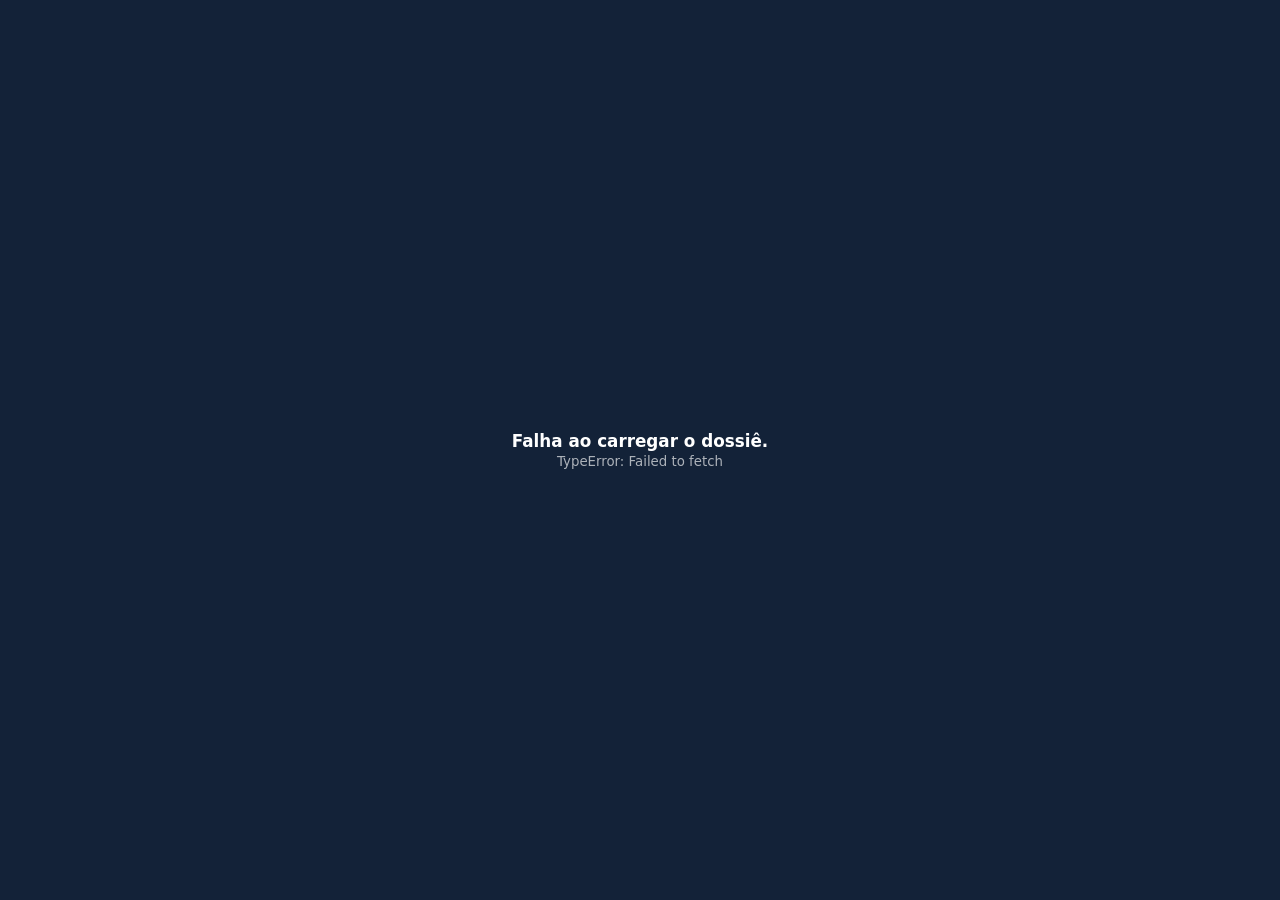
<file: dossie-juridico/index.html>
<!doctype html>
<html lang="pt-BR">
<head>
<meta charset="utf-8">
<meta name="viewport" content="width=device-width,initial-scale=1">
<meta name="robots" content="noindex,nofollow,noarchive,nosnippet">
<meta name="referrer" content="no-referrer">
<meta name="theme-color" content="#132238">
<title>Dossiê Jurídico — Fábio × Premium</title>
<style>
html,body{margin:0;background:#132238;color:#fff;font-family:system-ui,-apple-system,BlinkMacSystemFont,"Segoe UI",sans-serif}#loading{min-height:100vh;display:grid;place-items:center;text-align:center;padding:24px;box-sizing:border-box}#loading strong{font-size:1.05rem}small{opacity:.65}
</style>
</head>
<body>
<div id="loading"><div><strong>Carregando dossiê jurídico…</strong><br><small>Fábio Regis de Carvalho × Premium</small></div></div>
<script>
(async()=>{
  try{
    const base='https://raw.githubusercontent.com/nicholaspiccoli/acao-fabio-linha-historica-fatos/main/payload/';
    const files=[base+'01.txt',base+'02.txt',base+'03.txt',base+'04.txt'];
    const b64=(await Promise.all(files.map(f=>fetch(f,{cache:'no-store'}).then(r=>{
      if(!r.ok) throw new Error(f+' '+r.status);
      return r.text();
    })))).join('').replace(/\s+/g,'');
    const bytes=Uint8Array.from(atob(b64),c=>c.charCodeAt(0));
    if(!('DecompressionStream' in window)) throw new Error('Navegador sem suporte a descompressão nativa.');
    const stream=new Blob([bytes]).stream().pipeThrough(new DecompressionStream('gzip'));
    const html=await new Response(stream).text();
    document.open();
    document.write(html);
    document.close();
  }catch(e){
    document.getElementById('loading').innerHTML='<div><strong>Falha ao carregar o dossiê.</strong><br><small>'+String(e)+'</small></div>';
  }
})();
</script>
<!-- synced from ChatGPT legal dossier workflow on 2026-09-27 -->
</body>
</html>
</file>
<file: styles.css>
:root {
  --bg: #0b0d10;
  --bg-2: #101318;
  --paper: #f0ece3;
  --paper-2: #e7e1d5;
  --ink: #151719;
  --text: #f1eee8;
  --muted: #a6abb2;
  --muted-dark: #666a6e;
  --line: rgba(242, 238, 232, .14);
  --line-dark: rgba(21, 23, 25, .16);
  --amber: #d3a44a;
  --amber-2: #f0ca7a;
  --red: #c65d4b;
  --red-2: #e88975;
  --blue: #6d91a9;
  --green: #7c9d88;
  --serif: Georgia, 'Times New Roman', serif;
  --sans: Inter, ui-sans-serif, -apple-system, BlinkMacSystemFont, 'Segoe UI', sans-serif;
  --mono: ui-monospace, SFMono-Regular, Menlo, Monaco, Consolas, monospace;
  --ease: cubic-bezier(.22,1,.36,1);
  --max: 1260px;
}

* { box-sizing: border-box; }
html { scroll-behavior: smooth; background: var(--bg); }
body { margin: 0; font-family: var(--sans); color: var(--text); background: var(--bg); line-height: 1.55; overflow-x: hidden; }
body::before { content: ''; position: fixed; inset: 0; pointer-events: none; z-index: -1; opacity: .22; background-image: linear-gradient(rgba(255,255,255,.017) 1px, transparent 1px), linear-gradient(90deg, rgba(255,255,255,.017) 1px, transparent 1px); background-size: 56px 56px; mask-image: linear-gradient(to bottom, black, transparent 90%); }
a { color: inherit; }
button, a { -webkit-tap-highlight-color: transparent; }
button { font: inherit; }
::selection { background: rgba(211,164,74,.3); color: #fff; }
.skip-link { position: fixed; left: 1rem; top: -5rem; z-index: 999; background: var(--paper); color: var(--ink); padding: .8rem 1rem; border-radius: .3rem; }
.skip-link:focus { top: 1rem; }

.progress { position: fixed; inset: 0 0 auto; height: 2px; z-index: 1000; background: rgba(255,255,255,.04); }
.progress span { display: block; height: 100%; width: 100%; transform-origin: left center; transform: scaleX(0); background: linear-gradient(90deg, var(--amber), var(--red)); }

.topbar { position: fixed; z-index: 900; top: 0; left: 0; right: 0; height: 72px; display: flex; align-items: center; justify-content: space-between; padding: 0 clamp(1rem, 4vw, 4rem); background: linear-gradient(to bottom, rgba(11,13,16,.94), rgba(11,13,16,.72), transparent); backdrop-filter: blur(12px); pointer-events: none; }
.topbar > * { pointer-events: auto; }
.brand { text-decoration: none; display: flex; align-items: center; gap: .7rem; letter-spacing: .01em; }
.brand-mark { width: 33px; height: 33px; border: 1px solid rgba(211,164,74,.45); display: grid; place-items: center; border-radius: 50%; color: var(--amber-2); font-family: var(--serif); font-size: 1.25rem; }
.brand b, .brand small { display: block; }
.brand b { font-size: .78rem; text-transform: uppercase; letter-spacing: .12em; }
.brand small { font-size: .68rem; color: var(--muted); }
.topnav { display: flex; align-items: center; gap: .6rem; }
.topnav a, .print-btn { font-size: .72rem; letter-spacing: .08em; text-transform: uppercase; text-decoration: none; color: var(--muted); background: transparent; border: 0; cursor: pointer; padding: .55rem .7rem; transition: color .2s ease, background .2s ease; border-radius: 999px; }
.topnav a:hover, .print-btn:hover, .topnav a:focus-visible, .print-btn:focus-visible { color: #fff; background: rgba(255,255,255,.06); outline: none; }

.chapter-rail { position: fixed; z-index: 850; right: 26px; top: 50%; transform: translateY(-50%); display: flex; align-items: center; gap: 12px; pointer-events: none; }
.rail-label { text-align: right; opacity: .8; display: grid; }
.rail-label span:first-child { font-family: var(--mono); font-size: .62rem; color: var(--amber-2); }
.rail-label span:last-child { font-size: .62rem; text-transform: uppercase; letter-spacing: .1em; color: var(--muted); max-width: 110px; }
.rail-dots { display: grid; gap: 6px; pointer-events: auto; }
.rail-dots a { width: 6px; height: 6px; border-radius: 99px; background: rgba(255,255,255,.2); border: 0; transition: height .35s var(--ease), background .35s ease; }
.rail-dots a.active { height: 22px; background: var(--amber); }

.motion-scene { position: relative; }
.scene { width: min(var(--max), calc(100% - 2rem)); margin: 0 auto; padding: clamp(6rem, 10vw, 10rem) 0; }
.section-head { max-width: 850px; margin-bottom: clamp(2.6rem, 5vw, 5rem); }
.section-head.compact { margin-bottom: 2.7rem; }
.section-head h2 { font-family: var(--serif); font-weight: 400; font-size: clamp(2.35rem, 5.4vw, 5.6rem); line-height: .98; letter-spacing: -.045em; margin: .5rem 0 1.3rem; text-wrap: balance; }
.section-head h2 em { color: var(--amber-2); font-weight: 400; }
.section-head p:not(.kicker) { color: var(--muted); max-width: 720px; font-size: clamp(.98rem, 1.5vw, 1.12rem); }
.section-head.inverted p:not(.kicker) { color: #b9bec4; }
.kicker, .eyebrow { text-transform: uppercase; letter-spacing: .18em; font-size: .7rem; font-weight: 700; color: var(--amber-2); }

.hero { min-height: 100svh; padding: clamp(7.2rem, 14vh, 10rem) clamp(1rem, 6vw, 7rem) 4rem; display: grid; align-items: center; isolation: isolate; overflow: hidden; }
.hero::before { content: ''; position: absolute; width: min(66vw, 980px); aspect-ratio: 1; border: 1px solid rgba(211,164,74,.13); border-radius: 50%; top: 12%; right: -24%; box-shadow: 0 0 0 100px rgba(211,164,74,.015), 0 0 0 230px rgba(211,164,74,.012); z-index: -1; }
.hero::after { content: 'EVIDÊNCIA'; position: absolute; font-family: var(--serif); font-size: clamp(8rem, 21vw, 25rem); letter-spacing: -.07em; color: rgba(255,255,255,.018); left: -2vw; bottom: -7vw; z-index: -1; white-space: nowrap; }
.hero-grid { width: min(1440px, 100%); margin: auto; display: grid; grid-template-columns: 1.15fr .85fr; gap: clamp(2.5rem, 7vw, 8rem); align-items: center; }
.hero-copy h1 { font-family: var(--serif); font-weight: 400; font-size: clamp(4rem, 9vw, 9.5rem); line-height: .8; letter-spacing: -.065em; margin: 1.1rem 0 2rem; max-width: 950px; }
.hero-copy h1 em { color: var(--amber-2); font-weight: 400; }
.hero-lede { max-width: 730px; color: #bec2c7; font-size: clamp(1.05rem, 1.55vw, 1.23rem); }
.hero-actions { display: flex; flex-wrap: wrap; gap: .8rem; margin-top: 2.2rem; }
.button { display: inline-flex; align-items: center; justify-content: center; min-height: 46px; padding: .75rem 1.15rem; border-radius: 999px; text-decoration: none; font-size: .72rem; text-transform: uppercase; letter-spacing: .11em; border: 1px solid transparent; transition: transform .25s var(--ease), background .25s, border-color .25s; }
.button:hover { transform: translateY(-2px); }
.button.primary { background: var(--paper); color: var(--ink); }
.button.ghost { border-color: rgba(255,255,255,.18); color: #ddd; }
.hero-evidence { background: rgba(255,255,255,.035); border: 1px solid var(--line); padding: 1.15rem; border-radius: 22px; box-shadow: 0 30px 90px rgba(0,0,0,.27); }
.case-stamp { border: 1px solid rgba(211,164,74,.24); padding: 1.1rem 1.2rem; border-radius: 14px; margin-bottom: .9rem; background: linear-gradient(140deg, rgba(211,164,74,.07), transparent); }
.case-stamp span, .case-stamp small { display: block; color: var(--muted); font-size: .7rem; }
.case-stamp span { text-transform: uppercase; letter-spacing: .13em; }
.case-stamp strong { display: block; font-family: var(--mono); font-size: clamp(.83rem, 1.2vw, 1rem); margin: .35rem 0 .5rem; color: var(--amber-2); overflow-wrap: anywhere; }
.hero-stats { display: grid; grid-template-columns: 1fr 1fr; gap: .75rem; }
.hero-stats article { padding: 1.1rem; border-radius: 14px; background: rgba(255,255,255,.035); min-height: 125px; display: flex; flex-direction: column; justify-content: flex-end; }
.hero-stats span, .hero-stats small { font-size: .68rem; color: var(--muted); }
.hero-stats span { text-transform: uppercase; letter-spacing: .09em; margin-bottom: auto; }
.hero-stats b { font-family: var(--serif); font-weight: 400; font-size: clamp(1.55rem, 2.4vw, 2.5rem); letter-spacing: -.04em; }
.scroll-cue { position: absolute; left: 50%; bottom: 24px; transform: translateX(-50%); display: grid; justify-items: center; gap: 7px; color: #7f858d; font-size: .58rem; text-transform: uppercase; letter-spacing: .16em; }
.scroll-cue i { width: 1px; height: 34px; background: linear-gradient(var(--amber), transparent); animation: cue 1.7s ease-in-out infinite; transform-origin: top; }
@keyframes cue { 0%,100%{transform:scaleY(.25);opacity:.3}50%{transform:scaleY(1);opacity:1} }

.notice-strip { width: min(1180px, calc(100% - 2rem)); margin: 0 auto; padding: 1rem 1.2rem; border-top: 1px solid var(--line); border-bottom: 1px solid var(--line); display: grid; grid-template-columns: 100px 1fr; gap: 1.2rem; color: var(--muted); font-size: .82rem; }
.notice-strip strong { color: var(--red-2); text-transform: uppercase; letter-spacing: .12em; font-size: .72rem; }

.legend-grid { display: grid; grid-template-columns: repeat(4,1fr); gap: 1rem; }
.legend-card { border-top: 1px solid var(--line); padding: 1.2rem 0; min-height: 160px; }
.legend-card b { display: block; font-size: .85rem; text-transform: uppercase; letter-spacing: .08em; }
.legend-card p { color: var(--muted); font-size: .84rem; }
.legend-dot { display: block; width: 10px; height: 10px; border-radius: 50%; margin-bottom: 1rem; background: var(--amber); box-shadow: 0 0 0 5px rgba(211,164,74,.08); }
.legend-card.official .legend-dot { background: var(--blue); box-shadow: 0 0 0 5px rgba(109,145,169,.09); }
.legend-card.conflict .legend-dot { background: var(--red); box-shadow: 0 0 0 5px rgba(198,93,75,.09); }
.legend-card.open .legend-dot { background: #999; box-shadow: 0 0 0 5px rgba(160,160,160,.09); }
.reading-contract { margin-top: 4rem; border: 1px solid var(--line); border-radius: 20px; padding: 1.5rem; display: grid; grid-template-columns: 80px 1fr 1.5fr; gap: 1.5rem; align-items: center; background: rgba(255,255,255,.025); }
.reading-number { font-family: var(--serif); font-size: 4.5rem; color: var(--amber-2); line-height: 1; }
.reading-contract > div:nth-child(2) b, .reading-contract > div:nth-child(2) span { display: block; }
.reading-contract > div:nth-child(2) b { text-transform: uppercase; letter-spacing: .08em; }
.reading-contract > div:nth-child(2) span { color: var(--muted); font-size: .8rem; }
.reading-contract ol { margin: 0; padding-left: 1.3rem; color: #c5c8cb; columns: 2; font-size: .84rem; }

.map-scene { padding-top: 5rem; }
.network-wrap { border: 1px solid var(--line); border-radius: 26px; background: radial-gradient(circle at 20% 50%, rgba(211,164,74,.05), transparent 30%), rgba(255,255,255,.018); padding: 1.2rem; overflow: hidden; }
.network { width: 100%; height: auto; min-height: 430px; }
.network .node rect { fill: #15191e; stroke: rgba(255,255,255,.16); stroke-width: 1.4; }
.network .node.focus rect { fill: #e7e1d5; stroke: #e7e1d5; }
.network .node.focus text { fill: #17191b; }
.network .node.company rect { stroke: rgba(211,164,74,.45); }
.network .node.official rect, .network .node.process rect { stroke: rgba(109,145,169,.55); }
.network .node.doc rect { stroke: rgba(198,93,75,.5); }
.network text { font: 700 18px var(--sans); fill: #f1eee8; letter-spacing: .06em; }
.network text.sub { font: 400 12px var(--sans); fill: #9da3aa; letter-spacing: .01em; }
.network .node.focus text.sub { fill: #565b60; }
.network .edge { fill: none; stroke: rgba(255,255,255,.2); stroke-width: 2; }
.network .edge.paid { stroke: rgba(211,164,74,.65); stroke-width: 3; }
.network .edge.official { stroke: rgba(109,145,169,.7); }
.network .edge.dashed { stroke-dasharray: 7 7; stroke: rgba(255,255,255,.27); }
.network-key { display: flex; gap: 1.2rem; flex-wrap: wrap; padding: 0 .6rem .3rem; color: var(--muted); font-size: .72rem; }
.network-key i { width: 28px; display: inline-block; border-top: 2px solid #777; margin-right: 5px; vertical-align: middle; }
.network-key i.money { border-color: var(--amber); }
.network-key i.dash { border-style: dashed; }
.map-note { max-width: 900px; margin: 2rem auto 0; display: grid; grid-template-columns: 180px 1fr; gap: 1.4rem; padding: 1.4rem 0; border-top: 1px solid var(--line); }
.map-note b { color: var(--amber-2); text-transform: uppercase; font-size: .72rem; letter-spacing: .1em; }
.map-note p { margin: 0; color: #bec2c7; }

.split { display: grid; grid-template-columns: .85fr 1.15fr; gap: clamp(2rem,6vw,7rem); align-items: start; }
.sticky-copy { position: sticky; top: 130px; }
.source-pill { display: inline-block; margin-top: .8rem; border: 1px solid rgba(109,145,169,.4); color: #9bb7c8; padding: .45rem .6rem; border-radius: 999px; font-size: .68rem; text-transform: uppercase; letter-spacing: .1em; }
.document-frame { margin: 0; background: var(--paper); color: var(--ink); border-radius: 4px; padding: 12px; transform: rotate(.4deg); box-shadow: 0 30px 80px rgba(0,0,0,.28); }
.document-frame:nth-child(even) { transform: rotate(-.25deg); }
.image-open { display: block; padding: 0; border: 0; cursor: zoom-in; width: 100%; background: #ddd; }
.image-open img { width: 100%; height: auto; display: block; }
.document-frame figcaption { display: flex; justify-content: space-between; gap: 1rem; margin-top: 10px; font-size: .68rem; color: #555; }
.document-frame figcaption span { font-family: var(--mono); font-weight: 700; color: #222; }
.document-frame.small { padding: 8px; transform: none; box-shadow: 0 15px 50px rgba(0,0,0,.22); }
.document-frame.wide { max-width: 920px; margin: 2rem auto 0; transform: none; }
.parameter-grid { display: grid; grid-template-columns: repeat(4,1fr); gap: 1px; background: var(--line); margin-top: 3.8rem; border: 1px solid var(--line); }
.parameter-grid article { background: var(--bg); min-height: 112px; padding: 1rem; }
.parameter-grid span, .parameter-grid b { display: block; }
.parameter-grid span { color: var(--muted); font-size: .68rem; text-transform: uppercase; letter-spacing: .08em; }
.parameter-grid b { font-family: var(--serif); font-weight: 400; font-size: 1.45rem; margin-top: 1.1rem; }

.timeline-shell { padding: clamp(6rem, 10vw, 10rem) 0; }
.timeline-intro { width: min(860px, calc(100% - 2rem)); margin: 0 auto 5rem; text-align: center; }
.timeline-intro h2 { font-family: var(--serif); font-size: clamp(3rem, 7vw, 7rem); font-weight: 400; line-height: .9; letter-spacing: -.05em; margin: .7rem 0 1.4rem; }
.timeline-intro p { color: var(--muted); }
.timeline { width: min(1080px, calc(100% - 2rem)); margin: 0 auto; position: relative; }
.timeline::before { content: ''; position: absolute; left: 50px; top: 0; bottom: 0; width: 1px; background: linear-gradient(var(--amber), rgba(255,255,255,.08) 35%, rgba(198,93,75,.5) 70%, rgba(255,255,255,.08)); }
.time-item { display: grid; grid-template-columns: 100px 1fr; gap: 2.2rem; position: relative; padding-bottom: 5rem; }
.time-pin { width: 68px; height: 68px; position: sticky; top: 110px; z-index: 4; border: 1px solid rgba(211,164,74,.5); background: var(--bg); border-radius: 50%; display: grid; place-content: center; text-align: center; box-shadow: 0 0 0 8px var(--bg); }
.time-pin span { font-family: var(--serif); font-size: 1.15rem; line-height: 1; }
.time-pin small { font-family: var(--mono); font-size: .56rem; color: var(--amber-2); margin-top: 3px; }
.time-pin.hot { border-color: var(--red); box-shadow: 0 0 0 8px var(--bg), 0 0 35px rgba(198,93,75,.16); }
.time-card { border: 1px solid var(--line); background: rgba(255,255,255,.018); border-radius: 22px; padding: clamp(1.3rem, 3vw, 2.6rem); }
.time-item.focal .time-card { border-color: rgba(198,93,75,.32); background: linear-gradient(145deg, rgba(198,93,75,.045), rgba(255,255,255,.015)); }
.time-meta { display: flex; justify-content: space-between; gap: 1rem; align-items: center; color: var(--muted); font-size: .66rem; text-transform: uppercase; letter-spacing: .08em; }
.badge { display: inline-flex; align-items: center; min-height: 23px; padding: .18rem .55rem; border-radius: 999px; font-size: .59rem; letter-spacing: .09em; text-transform: uppercase; border: 1px solid rgba(255,255,255,.15); color: #ccc; }
.badge.evidence { border-color: rgba(211,164,74,.35); color: var(--amber-2); }
.badge.official { border-color: rgba(109,145,169,.45); color: #9db7c8; }
.badge.conflict { border-color: rgba(198,93,75,.45); color: var(--red-2); }
.time-card h3 { font-family: var(--serif); font-weight: 400; font-size: clamp(2rem, 4.2vw, 4rem); line-height: 1; letter-spacing: -.035em; margin: 1.4rem 0 1.2rem; }
.time-card > p { color: #bdc1c5; }
.mini-facts { display: grid; grid-template-columns: repeat(3,1fr); gap: .7rem; margin-top: 1.7rem; }
.mini-facts > div { border-top: 1px solid var(--line); padding-top: .9rem; }
.mini-facts small, .mini-facts b { display: block; }
.mini-facts small { color: var(--muted); font-size: .62rem; text-transform: uppercase; letter-spacing: .08em; }
.mini-facts b { font-size: .8rem; margin-top: .4rem; overflow-wrap: anywhere; }
.evidence-pair { display: grid; grid-template-columns: 1fr 1fr; gap: 1rem; margin: 2rem 0; align-items: start; }
.analysis-note { margin-top: 1.5rem; border-left: 2px solid #777; padding: .6rem 0 .6rem 1rem; }
.analysis-note b { display: block; text-transform: uppercase; font-size: .66rem; letter-spacing: .1em; color: #ccc; }
.analysis-note p { margin: .35rem 0 0; color: var(--muted); font-size: .84rem; }
.analysis-note.open { border-color: #888; }
.analysis-note.evidence { border-color: var(--amber); }
.doc-quote { margin: 2rem 0; padding: 1.3rem; border-radius: 12px; background: var(--paper); color: var(--ink); }
.doc-quote span { font-family: var(--mono); font-size: .62rem; color: #666; }
.doc-quote p { font-family: var(--serif); font-size: 2rem; margin: .5rem 0 0; }
.math-check { display: grid; grid-template-columns: 1fr 45px 1fr 45px 1fr; align-items: center; border-top: 1px solid var(--line); border-bottom: 1px solid var(--line); padding: 1.2rem 0; gap: .4rem; }
.math-check span, .math-check b, .math-check small { display: block; }
.math-check span { color: var(--muted); font-size: .62rem; text-transform: uppercase; }
.math-check b { font-family: var(--serif); font-size: 1.5rem; font-weight: 400; }
.math-arrow, .math-equals { text-align: center; color: #6d737a; }
.math-result b { color: var(--red-2); font-size: 2.2rem; }
.math-result small { color: var(--red-2); }
.micro { font-size: .78rem!important; color: var(--muted)!important; }
.message-stack { display: grid; gap: .7rem; margin: 1.7rem 0; }
.message-stack.two-col { grid-template-columns: 1fr 1fr; }
.message-stack blockquote { margin: 0; padding: 1rem 1.1rem; background: rgba(255,255,255,.04); border-radius: 13px 13px 13px 2px; }
.message-stack blockquote.reply { background: rgba(211,164,74,.08); border: 1px solid rgba(211,164,74,.16); }
.message-stack time, .message-stack cite { display: block; color: var(--muted); font-size: .62rem; font-style: normal; }
.message-stack p { margin: .35rem 0 .5rem; }
.message-feature { margin: 1.5rem 0; padding: 1.5rem; border-left: 2px solid var(--red); background: rgba(198,93,75,.05); }
.message-feature span { font-family: var(--mono); color: var(--red-2); font-size: .65rem; }
.message-feature p { font-family: var(--serif); font-size: clamp(1.8rem,4vw,3.5rem); line-height: 1.1; margin: .5rem 0 0; }
.date-gap { display: grid; grid-template-columns: 1fr 1.3fr 1fr; align-items: center; gap: 1rem; margin: 2rem 0 3rem; }
.date-gap > div:first-child, .date-gap > div:last-child { padding: 1rem; border: 1px solid var(--line); border-radius: 12px; }
.date-gap span, .date-gap b, .date-gap small { display: block; }
.date-gap span { font-family: var(--mono); color: var(--amber-2); font-size: .67rem; }
.date-gap b { font-size: .86rem; margin: .35rem 0; }
.date-gap small { color: var(--muted); }
.gap-line { display: flex; align-items: center; gap: .6rem; color: var(--red-2); text-align: center; }
.gap-line i { height: 1px; background: rgba(198,93,75,.4); flex: 1; }
.gap-line strong { font-family: var(--serif); font-weight: 400; font-size: 1.4rem; white-space: nowrap; }
.offer-grid { display: grid; grid-template-columns: repeat(4,1fr); gap: .7rem; }
.offer-grid article { padding: 1rem; min-height: 125px; border: 1px solid var(--line); border-radius: 12px; display: flex; flex-direction: column; }
.offer-grid small, .offer-grid span { color: var(--muted); font-size: .62rem; }
.offer-grid small { text-transform: uppercase; letter-spacing: .07em; margin-bottom: auto; }
.offer-grid b { font-family: var(--serif); font-size: 1.55rem; font-weight: 400; }
.offer-grid.warn { border-color: rgba(198,93,75,.35); }
.offer-grid .delta b { color: var(--red-2); }

.compare-scene { width: 100%; max-width: none; background: var(--paper); color: var(--ink); padding-left: max(1rem, calc((100% - var(--max))/2)); padding-right: max(1rem, calc((100% - var(--max))/2)); }
.compare-scene .section-head p:not(.kicker) { color: #606469; }
.compare-scene .kicker { color: #916c24; }
.compare-scene .section-head h2 em { color: #8f6b28; }
.compare-table-wrap { overflow-x: auto; border: 1px solid var(--line-dark); }
.compare-table { width: 100%; border-collapse: collapse; min-width: 760px; }
.compare-table th, .compare-table td { padding: 1rem .9rem; text-align: left; border-bottom: 1px solid var(--line-dark); vertical-align: middle; }
.compare-table th { font-size: .62rem; text-transform: uppercase; letter-spacing: .1em; color: #65686a; }
.compare-table td { font-size: .87rem; }
.compare-table td:first-child { color: #676a6d; width: 23%; }
.status { font-size: .58rem; padding: .25rem .5rem; border-radius: 999px; text-transform: uppercase; letter-spacing: .07em; }
.status.conflict { color: #8e392c; background: rgba(198,93,75,.12); }
.status.match { color: #426751; background: rgba(124,157,136,.16); }
.internal-conflicts { display: grid; grid-template-columns: repeat(4,1fr); gap: 1px; background: var(--line-dark); border: 1px solid var(--line-dark); margin-top: 2rem; }
.internal-conflicts article { background: var(--paper); padding: 1.2rem; min-height: 115px; }
.internal-conflicts span, .internal-conflicts b { display: block; }
.internal-conflicts span { text-transform: uppercase; letter-spacing: .08em; font-size: .59rem; color: #777; }
.internal-conflicts b { margin-top: 1.2rem; line-height: 1.2; }
.causal-card { margin-top: 3rem; background: #16191d; color: #f2eee6; border-radius: 18px; padding: 1.5rem; }
.causal-kicker { color: var(--amber-2); font-size: .62rem; text-transform: uppercase; letter-spacing: .12em; }
.causal-flow { display: grid; grid-template-columns: 1fr 40px 1fr 40px 1fr; align-items: center; margin: 1.3rem 0; }
.causal-flow > div { border: 1px solid rgba(255,255,255,.12); padding: 1rem; border-radius: 10px; }
.causal-flow b, .causal-flow small { display: block; }
.causal-flow small { color: #8f969d; }
.causal-flow i { font-style: normal; text-align: center; color: #777; }
.causal-flow .hot { border-color: rgba(198,93,75,.5); }
.causal-card > p { color: #aeb2b6; font-size: .84rem; margin: 0; }

.official-anchor { display: grid; grid-template-columns: .6fr 1.4fr; border-top: 1px solid rgba(109,145,169,.42); border-bottom: 1px solid rgba(109,145,169,.42); padding: 1.5rem 0; gap: 2rem; align-items: center; }
.anchor-number { font-family: var(--serif); font-size: clamp(2.5rem,5vw,5rem); color: #9bb8ca; line-height: .9; }
.anchor-number small { display: block; font: .65rem var(--mono); color: var(--muted); margin-top: .8rem; }
.official-anchor > div:last-child > span { color: #9bb8ca; font-size: .63rem; letter-spacing: .12em; }
.official-anchor > div:last-child b { display: block; font-family: var(--mono); margin: .4rem 0; overflow-wrap: anywhere; }
.official-anchor p { color: var(--muted); margin: 0; }
.judicial-grid { display: grid; grid-template-columns: repeat(3,1fr); gap: .8rem; margin: 2.5rem 0; }
.fact-card { border: 1px solid var(--line); border-radius: 14px; padding: 1.2rem; }
.fact-card h3 { font-family: var(--serif); font-size: 1.55rem; font-weight: 400; line-height: 1.15; margin: 1rem 0; }
.fact-card p { color: #bdc1c5; font-size: .84rem; }
.fact-card small { color: var(--muted); font-size: .67rem; }
.event-film { border: 1px solid var(--line); border-radius: 18px; padding: 1.3rem; overflow: hidden; }
.film-title { display: flex; justify-content: space-between; gap: 1rem; border-bottom: 1px solid var(--line); padding-bottom: 1rem; }
.film-title span { color: var(--muted); font-family: var(--mono); font-size: .7rem; }
.event-track { display: grid; grid-template-columns: repeat(7,minmax(145px,1fr)); overflow-x: auto; padding: 1.3rem 0 .4rem; }
.event-track > div { min-height: 150px; padding: .9rem; border-right: 1px solid var(--line); }
.event-track > div:last-child { border-right: 0; }
.event-track time, .event-track b, .event-track span { display: block; }
.event-track time { font-family: var(--mono); color: #91adbe; font-size: .67rem; }
.event-track b { margin: .9rem 0 .45rem; }
.event-track span { color: var(--muted); font-size: .73rem; }
.event-track .current { background: rgba(211,164,74,.06); }
.event-track .current time { color: var(--amber-2); }
.event-doc { max-width: 1100px; }

.confront-section { background: #07090b; min-height: 200vh; position: relative; }
.confront-sticky { position: sticky; top: 0; min-height: 100svh; width: min(1340px, calc(100% - 2rem)); margin: 0 auto; padding: 10vh 0 5vh; display: flex; flex-direction: column; justify-content: center; }
.confront-sticky .section-head { margin-bottom: 2.5rem; }
.confront-grid { display: grid; grid-template-columns: 1fr 60px 1fr; align-items: stretch; }
.message-panel, .record-panel { border-radius: 18px; overflow: hidden; background: #111419; border: 1px solid rgba(255,255,255,.11); }
.message-panel { border-color: rgba(198,93,75,.28); }
.record-panel { border-color: rgba(109,145,169,.32); }
.message-panel header, .record-panel header { padding: .9rem 1.1rem; display: flex; justify-content: space-between; gap: 1rem; background: rgba(255,255,255,.03); border-bottom: 1px solid rgba(255,255,255,.08); font-size: .62rem; }
.message-panel header span { color: var(--red-2); }
.record-panel header span { color: #9bb8ca; }
.message-panel header b, .record-panel header b { color: #939aa1; font-weight: 400; }
.chat-bubble { padding: 1.3rem; }
.chat-bubble small { color: #858c93; }
.chat-bubble p { font-family: var(--serif); font-size: clamp(1.4rem,2.4vw,2.5rem); line-height: 1.15; }
.chat-bubble mark { background: rgba(198,93,75,.2); color: #f0b0a3; padding: 0 .15em; }
.charge-lines { padding: 0 1.3rem 1.3rem; }
.charge-lines div { display: flex; justify-content: space-between; gap: 1rem; padding: .45rem 0; border-top: 1px solid rgba(255,255,255,.07); font-size: .76rem; }
.charge-lines span { color: #9aa0a5; }
.charge-lines .total { margin-top: .4rem; border-top-color: rgba(198,93,75,.38); padding-top: .8rem; }
.charge-lines .total b { color: var(--red-2); font-size: 1rem; }
.date-anomaly { margin: 0 1.3rem 1.3rem; padding: 1rem; border: 1px dashed rgba(198,93,75,.4); border-radius: 10px; }
.date-anomaly span, .date-anomaly b, .date-anomaly small { display: block; }
.date-anomaly span { color: #8e959c; font-size: .6rem; text-transform: uppercase; }
.date-anomaly b { color: var(--red-2); font-family: var(--serif); font-size: 1.8rem; font-weight: 400; }
.date-anomaly small { color: #8e959c; }
.versus { display: grid; place-items: center; position: relative; }
.versus::before { content: ''; position: absolute; top: 0; bottom: 0; width: 1px; background: linear-gradient(transparent, rgba(255,255,255,.2), transparent); }
.versus span { position: relative; display: grid; place-items: center; width: 42px; height: 42px; background: #0b0d10; border: 1px solid rgba(255,255,255,.12); border-radius: 50%; color: #858b92; font-family: var(--serif); font-size: 1.5rem; }
.record-state { padding: 1.4rem; display: flex; gap: 1.2rem; align-items: center; }
.record-state strong { font-family: var(--serif); font-size: 6rem; font-weight: 400; color: #9bb8ca; line-height: 1; }
.record-state span { color: #aab0b5; }
.record-panel ul { margin: 0 1.3rem; padding: 0; list-style: none; }
.record-panel li { padding: .55rem 0; border-top: 1px solid rgba(255,255,255,.07); font-size: .78rem; color: #aeb3b8; }
.record-panel li b { color: #9bb8ca; display: inline-block; width: 58px; font-family: var(--mono); font-size: .65rem; }
.record-conclusion { margin: 1.3rem; padding: 1rem; background: rgba(109,145,169,.08); border: 1px solid rgba(109,145,169,.24); border-radius: 10px; }
.record-conclusion span, .record-conclusion b { display: block; }
.record-conclusion span { color: #9bb8ca; font-size: .6rem; text-transform: uppercase; }

.refusal-grid { display: grid; grid-template-columns: 1fr 1fr; gap: 1rem; }
.large-quote { margin: 0; min-height: 180px; padding: 1.4rem; border: 1px solid var(--line); border-radius: 14px; display: flex; flex-direction: column; justify-content: space-between; }
.large-quote span { color: var(--muted); font-size: .65rem; font-family: var(--mono); }
.large-quote p { font-family: var(--serif); font-size: clamp(1.4rem,3vw,2.5rem); line-height: 1.1; margin: 1.5rem 0 0; }
.large-quote.alert { grid-column: 1/-1; border-color: rgba(198,93,75,.32); background: rgba(198,93,75,.035); }
.evidence-boundary { margin-top: 2rem; border-top: 1px solid var(--line); padding-top: 1.3rem; display: grid; grid-template-columns: 220px 1fr; gap: 1.5rem; }
.evidence-boundary b { color: var(--amber-2); text-transform: uppercase; font-size: .68rem; letter-spacing: .1em; }
.evidence-boundary p { color: var(--muted); margin: 0; }

.takeover-section { background: var(--paper); color: var(--ink); }
.takeover-inner { width: min(var(--max), calc(100% - 2rem)); margin: auto; padding: clamp(6rem,10vw,10rem) 0; }
.takeover-section .section-head.inverted p:not(.kicker) { color: #676b6e; }
.takeover-section .kicker { color: #8f6b27; }
.takeover-section .section-head h2 em { color: #8f6b27; }
.takeover-sequence { display: grid; grid-template-columns: repeat(4,1fr); gap: 1px; background: var(--line-dark); border: 1px solid var(--line-dark); }
.takeover-sequence article { background: var(--paper); padding: 1.3rem; min-height: 220px; }
.takeover-sequence article > span { font-family: var(--mono); color: #9b742e; font-size: .65rem; }
.takeover-sequence b { display: block; font-family: var(--serif); font-weight: 400; font-size: 1.7rem; line-height: 1.05; margin: 3rem 0 .8rem; }
.takeover-sequence p { color: #6c6f71; font-size: .8rem; }

.money-flow { display: grid; grid-template-columns: 220px 1fr; gap: 2rem; align-items: center; }
.money-source { border: 1px solid rgba(211,164,74,.42); border-radius: 50%; width: 180px; height: 180px; display: grid; place-content: center; text-align: center; }
.money-source span, .money-source b { display: block; }
.money-source span { color: var(--amber-2); font-family: var(--serif); font-size: 2rem; }
.money-source b { color: var(--muted); font-size: .7rem; text-transform: uppercase; }
.money-lines { display: grid; gap: .85rem; }
.money-row { position: relative; display: grid; grid-template-columns: 1.25fr .8fr .8fr; gap: 1rem; align-items: center; min-height: 72px; padding: 0 1rem; overflow: hidden; border: 1px solid var(--line); border-radius: 9px; }
.money-row .bar { position: absolute; inset: 0 auto 0 0; width: calc(var(--v)*100%); opacity: .09; background: var(--amber); z-index: -1; }
.money-row.demanded .bar { background: var(--red); border-right: 1px dashed var(--red); }
.money-row span { color: #bbc0c4; }
.money-row b { font-family: var(--serif); font-weight: 400; font-size: 1.45rem; }
.money-row small { color: var(--muted); }
.money-row.demanded b { color: var(--red-2); }
.money-kpis { display: grid; grid-template-columns: repeat(3,1fr); gap: 1rem; margin-top: 3rem; }
.money-kpis article { border-top: 1px solid var(--line); padding-top: 1.2rem; }
.money-kpis span, .money-kpis b, .money-kpis small { display: block; }
.money-kpis span { text-transform: uppercase; color: var(--muted); font-size: .63rem; letter-spacing: .08em; }
.money-kpis b { font-family: var(--serif); font-size: 2.2rem; font-weight: 400; margin: .5rem 0; }
.money-kpis small { color: var(--muted); }

.filters { display: flex; flex-wrap: wrap; gap: .5rem; margin-bottom: 1.2rem; }
.filter { border: 1px solid var(--line); background: transparent; color: var(--muted); padding: .55rem .8rem; border-radius: 999px; cursor: pointer; font-size: .67rem; text-transform: uppercase; letter-spacing: .07em; }
.filter.active, .filter:hover, .filter:focus-visible { color: var(--ink); background: var(--paper); outline: none; }
.ledger { border-top: 1px solid var(--line); }
.ledger article { display: grid; grid-template-columns: .9fr 1.1fr; gap: 2rem; padding: 1.1rem 0; border-bottom: 1px solid var(--line); transition: opacity .25s, transform .25s; }
.ledger article[hidden] { display: none; }
.ledger header { display: grid; grid-template-columns: 45px 1fr auto; gap: .8rem; align-items: baseline; }
.ledger header span { font-family: var(--mono); color: var(--muted); font-size: .65rem; }
.ledger header b { font-size: .86rem; }
.ledger header em { font-size: .58rem; color: var(--amber-2); font-style: normal; text-transform: uppercase; letter-spacing: .07em; }
.ledger article[data-kind="conflict"] header em { color: var(--red-2); }
.ledger article[data-kind="open"] header em { color: #a0a5aa; }
.ledger p { margin: 0; color: var(--muted); font-size: .8rem; }

.cause-section { background: #101318; }
.cause-inner { width: min(1400px, calc(100% - 2rem)); margin: auto; padding: clamp(7rem,11vw,11rem) 0; }
.cause-chain { display: grid; grid-template-columns: 1fr 35px 1fr 35px 1fr 35px 1fr 35px 1fr; gap: .4rem; align-items: stretch; }
.cause-chain article { border: 1px solid var(--line); border-radius: 13px; padding: 1rem; min-height: 190px; }
.cause-chain article span { font-family: var(--mono); color: var(--amber-2); font-size: .6rem; }
.cause-chain article b { display: block; margin: 2.2rem 0 .6rem; line-height: 1.15; }
.cause-chain article p { color: var(--muted); font-size: .73rem; }
.cause-chain > i { display: grid; place-items: center; font-style: normal; color: #646a70; }
.legal-object { max-width: 980px; margin: 4rem auto 0; padding: 2rem; border-left: 2px solid var(--amber); background: rgba(211,164,74,.04); }
.legal-object > span { font-size: .62rem; color: var(--amber-2); letter-spacing: .12em; }
.legal-object h3 { font-family: var(--serif); font-size: clamp(2rem,4.5vw,4.5rem); font-weight: 400; line-height: 1; letter-spacing: -.035em; margin: .8rem 0; }
.legal-object h3 em { color: var(--amber-2); font-weight: 400; }
.legal-object p { color: var(--muted); }

.remedy-columns { display: grid; grid-template-columns: 1fr 1fr; gap: 1rem; }
.remedy-col { border: 1px solid var(--line); border-radius: 16px; overflow: hidden; }
.remedy-col header { padding: 1.2rem; border-bottom: 1px solid var(--line); }
.remedy-col header span { color: var(--amber-2); font-size: .62rem; letter-spacing: .12em; }
.remedy-col.urgency header span { color: var(--red-2); }
.remedy-col h3 { font-family: var(--serif); font-weight: 400; font-size: 2rem; margin: .3rem 0 0; }
.remedy-col ol { margin: 0; padding: 0; list-style: none; counter-reset: rem; }
.remedy-col li { counter-increment: rem; position: relative; padding: 1rem 1.1rem 1rem 3.7rem; border-bottom: 1px solid var(--line); color: #b8bdc1; font-size: .82rem; }
.remedy-col li:last-child { border-bottom: 0; }
.remedy-col li::before { content: counter(rem, decimal-leading-zero); position: absolute; left: 1.1rem; top: 1.05rem; font-family: var(--mono); font-size: .63rem; color: #6f757c; }
.remedy-col li b { color: #eee; }
.cause-value { display: grid; grid-template-columns: 1fr 28px 1fr 28px 1fr 28px 1.2fr; align-items: center; margin-top: 2.6rem; border-top: 1px solid var(--line); border-bottom: 1px solid var(--line); }
.cause-value > div { padding: 1.2rem .5rem; }
.cause-value span, .cause-value b { display: block; }
.cause-value span { text-transform: uppercase; font-size: .58rem; color: var(--muted); letter-spacing: .08em; }
.cause-value b { font-family: var(--serif); font-size: clamp(1.3rem,2.3vw,2.3rem); font-weight: 400; }
.cause-value i { font-style: normal; text-align: center; color: #666; }
.cause-value .sum { background: rgba(211,164,74,.06); padding-left: 1rem; }
.cause-value .sum b { color: var(--amber-2); }

.custody-grid { display: grid; grid-template-columns: repeat(3,1fr); gap: 1px; background: var(--line); border: 1px solid var(--line); }
.custody-grid article { background: var(--bg); padding: 1.2rem; min-height: 155px; }
.custody-grid span { color: var(--amber-2); font-family: var(--mono); font-size: .6rem; }
.custody-grid b { display: block; margin: 2rem 0 .5rem; }
.custody-grid p { color: var(--muted); font-size: .76rem; }
.privacy-note { margin-top: 2rem; border: 1px solid rgba(109,145,169,.28); background: rgba(109,145,169,.04); padding: 1.3rem; border-radius: 12px; display: grid; grid-template-columns: 210px 1fr; gap: 1rem; }
.privacy-note b { color: #9ab6c8; text-transform: uppercase; font-size: .68rem; letter-spacing: .1em; }
.privacy-note p { margin: 0; color: var(--muted); }

.closing { width: min(1320px, calc(100% - 2rem)); margin: auto; padding: clamp(7rem,13vw,14rem) 0; display: grid; grid-template-columns: .7fr 1.3fr; gap: 3rem; align-items: center; }
.closing-number { font-family: var(--serif); font-size: clamp(7rem,18vw,17rem); color: rgba(211,164,74,.16); line-height: .7; letter-spacing: -.08em; }
.closing-copy h2 { font-family: var(--serif); font-size: clamp(3rem,6.5vw,6.5rem); font-weight: 400; line-height: .92; letter-spacing: -.045em; margin: .6rem 0 1.5rem; }
.closing-copy p { color: #b9bec2; max-width: 850px; }
.closing-copy .button { margin-top: 1rem; }

footer { border-top: 1px solid var(--line); padding: 2rem clamp(1rem,6vw,6rem); display: flex; justify-content: space-between; gap: 2rem; color: var(--muted); font-size: .68rem; }
footer b, footer span { display: block; }
.footer-meta { display: flex; gap: .8rem; align-items: flex-start; text-transform: uppercase; letter-spacing: .08em; }

.image-dialog { border: 0; background: #0c0e11; color: #fff; padding: 0; width: min(1100px, 94vw); max-height: 92vh; border-radius: 12px; box-shadow: 0 30px 100px rgba(0,0,0,.65); }
.image-dialog::backdrop { background: rgba(0,0,0,.83); backdrop-filter: blur(4px); }
.image-dialog img { display: block; max-width: 100%; max-height: 80vh; margin: auto; object-fit: contain; background: #ddd; }
.image-dialog p { margin: 0; padding: .8rem 1rem; color: #aaa; font-size: .74rem; border-top: 1px solid rgba(255,255,255,.08); }
.dialog-close { position: sticky; top: .6rem; margin: .6rem .6rem -3rem auto; z-index: 2; display: grid; place-items: center; width: 40px; height: 40px; border-radius: 50%; border: 1px solid rgba(255,255,255,.18); background: rgba(0,0,0,.68); color: #fff; cursor: pointer; font-size: 1.4rem; }

/* Progressive enhancement */
.motion-ready [data-reveal], .motion-ready [data-title-reveal], .motion-ready [data-phase-in] { opacity: 0; }
.motion-ready [data-reveal] { transform: translateY(24px); transition: opacity .8s var(--ease), transform .8s var(--ease); transition-delay: var(--reveal-delay,0ms); }
.motion-ready [data-reveal].is-visible { opacity: 1; transform: none; }
.motion-ready [data-title-reveal] { clip-path: inset(0 0 100% 0); transform: translateY(22px); transition: opacity .2s ease, clip-path 1.05s var(--ease), transform 1.05s var(--ease); }
.motion-ready [data-title-reveal].is-visible { opacity: 1; clip-path: inset(0); transform: none; }
.motion-ready [data-phase-in] { filter: blur(7px); transform: scale(.98); transition: opacity .8s var(--ease), filter .8s var(--ease), transform .8s var(--ease); }
.motion-ready [data-phase-in].is-visible { opacity: 1; filter: none; transform: none; }
[data-stagger] > * { transition-delay: var(--reveal-delay,0ms); }
.motion-ready [data-stagger] > * { opacity: 0; transform: translateY(18px); transition: opacity .68s var(--ease), transform .68s var(--ease); transition-delay: var(--reveal-delay,0ms); }
.motion-ready [data-stagger].is-visible > * { opacity: 1; transform: none; }

@media (max-width: 1060px) {
  .hero-grid, .split { grid-template-columns: 1fr; }
  .hero { align-items: start; }
  .hero-evidence { max-width: 760px; }
  .sticky-copy { position: static; }
  .legend-grid { grid-template-columns: 1fr 1fr; }
  .parameter-grid { grid-template-columns: repeat(2,1fr); }
  .offer-grid { grid-template-columns: 1fr 1fr; }
  .internal-conflicts { grid-template-columns: 1fr 1fr; }
  .judicial-grid { grid-template-columns: 1fr; }
  .takeover-sequence { grid-template-columns: 1fr 1fr; }
  .money-flow { grid-template-columns: 1fr; }
  .money-source { width: 130px; height: 130px; }
  .cause-chain { grid-template-columns: 1fr; }
  .cause-chain > i { transform: rotate(90deg); min-height: 32px; }
  .cause-value { grid-template-columns: 1fr; }
  .cause-value i { transform: rotate(90deg); padding: .3rem; }
  .cause-value > div { border-top: 1px solid var(--line); }
  .chapter-rail { display: none; }
}

@media (max-width: 760px) {
  .topbar { height: 60px; padding: 0 1rem; }
  .topnav a { display: none; }
  .print-btn { padding: .45rem .55rem; }
  .brand b { font-size: .7rem; }
  .hero { min-height: auto; padding: 7rem 1rem 5rem; }
  .hero::before { width: 110vw; right: -62vw; }
  .hero-copy h1 { font-size: clamp(3.45rem,17vw,5.5rem); }
  .hero-grid { gap: 2rem; }
  .hero-stats { grid-template-columns: 1fr; }
  .hero-stats article { min-height: 105px; }
  .scroll-cue { display: none; }
  .notice-strip { grid-template-columns: 1fr; }
  .legend-grid { grid-template-columns: 1fr; }
  .legend-card { min-height: auto; }
  .reading-contract { grid-template-columns: 1fr; }
  .reading-contract ol { columns: 1; }
  .map-note { grid-template-columns: 1fr; }
  .network { min-width: 760px; }
  .network-wrap { overflow-x: auto; }
  .parameter-grid { grid-template-columns: 1fr 1fr; }
  .timeline::before { left: 22px; }
  .time-item { grid-template-columns: 50px 1fr; gap: .65rem; }
  .time-pin { width: 44px; height: 44px; top: 75px; box-shadow: 0 0 0 6px var(--bg); }
  .time-pin span { font-size: .8rem; }
  .time-pin small { font-size: .46rem; }
  .time-card { border-radius: 14px; padding: 1rem; }
  .time-card h3 { font-size: 2rem; }
  .mini-facts { grid-template-columns: 1fr; }
  .evidence-pair { grid-template-columns: 1fr; }
  .math-check { grid-template-columns: 1fr; text-align: left; }
  .math-arrow, .math-equals { transform: rotate(90deg); text-align: center; }
  .message-stack.two-col { grid-template-columns: 1fr; }
  .date-gap { grid-template-columns: 1fr; }
  .gap-line { min-height: 35px; }
  .offer-grid { grid-template-columns: 1fr; }
  .internal-conflicts { grid-template-columns: 1fr; }
  .causal-flow { grid-template-columns: 1fr; gap: .5rem; }
  .causal-flow i { transform: rotate(90deg); }
  .official-anchor { grid-template-columns: 1fr; gap: 1rem; }
  .event-track { grid-template-columns: repeat(7,190px); }
  .confront-section { min-height: auto; }
  .confront-sticky { position: static; min-height: auto; padding: 7rem 0; }
  .confront-grid { grid-template-columns: 1fr; gap: .7rem; }
  .versus { min-height: 46px; }
  .versus::before { left: 0; right: 0; top: 50%; bottom: auto; width: auto; height: 1px; background: linear-gradient(90deg,transparent,rgba(255,255,255,.2),transparent); }
  .refusal-grid { grid-template-columns: 1fr; }
  .large-quote.alert { grid-column: auto; }
  .evidence-boundary { grid-template-columns: 1fr; }
  .takeover-sequence { grid-template-columns: 1fr; }
  .takeover-sequence article { min-height: 150px; }
  .takeover-sequence b { margin-top: 1.5rem; }
  .money-row { grid-template-columns: 1fr; gap: .15rem; padding: .8rem; }
  .money-kpis { grid-template-columns: 1fr; }
  .ledger article { grid-template-columns: 1fr; gap: .7rem; }
  .ledger header { grid-template-columns: 35px 1fr; }
  .ledger header em { grid-column: 2; }
  .remedy-columns { grid-template-columns: 1fr; }
  .custody-grid { grid-template-columns: 1fr; }
  .privacy-note { grid-template-columns: 1fr; }
  .closing { grid-template-columns: 1fr; }
  .closing-number { font-size: 28vw; }
  footer { flex-direction: column; }
  .footer-meta { flex-wrap: wrap; }
}

@media (prefers-reduced-motion: reduce) {
  html { scroll-behavior: auto; }
  *, *::before, *::after { animation-duration: .001ms!important; animation-iteration-count: 1!important; transition-duration: .001ms!important; }
  [data-reveal], [data-title-reveal], [data-phase-in], [data-stagger] > * { opacity: 1!important; transform: none!important; filter: none!important; clip-path: none!important; }
  .confront-sticky, .time-pin, .sticky-copy { position: static; }
}

@media print {
  :root { --bg:#fff; --text:#111; --muted:#555; --line:rgba(0,0,0,.15); --paper:#fff; --ink:#111; }
  body { background:#fff; color:#111; font-size: 10pt; }
  body::before, .topbar, .progress, .chapter-rail, .scroll-cue, .filters, .image-dialog { display:none!important; }
  .hero { min-height: auto; padding: 2cm 1.2cm 1cm; }
  .hero::before, .hero::after { display:none; }
  .hero-grid, .split, .confront-grid, .remedy-columns, .closing { grid-template-columns: 1fr; }
  .scene, .takeover-inner, .cause-inner, .confront-sticky { padding: 1cm 0; width: calc(100% - 2cm); }
  .confront-section, .cause-section { background:#fff; color:#111; min-height:auto; }
  .confront-sticky { position:static; min-height:auto; }
  .section-head.inverted p:not(.kicker), .closing-copy p { color:#555; }
  .time-pin, .sticky-copy { position:static; }
  .time-card, .fact-card, .remedy-col, .custody-grid article, .message-panel, .record-panel { break-inside: avoid; background:#fff; color:#111; border-color:#bbb; }
  .document-frame { break-inside: avoid; box-shadow:none; border:1px solid #bbb; }
  .network-wrap { break-inside: avoid; }
  .network text { fill:#111; }
  .network text.sub { fill:#555; }
  a { text-decoration:none; }
}

/* Documentary facsimiles: privacy-safe, text-verifiable evidence previews. */
.evidence-facsimile { overflow: hidden; }
.facsimile-paper {
  position: relative;
  min-height: 26rem;
  padding: clamp(1.4rem, 3vw, 2.5rem);
  color: #20201d;
  background:
    linear-gradient(rgba(110, 88, 52, .035) 1px, transparent 1px),
    #f3efe5;
  background-size: 100% 26px;
  border: 1px solid rgba(245, 238, 217, .18);
  box-shadow: inset 0 0 0 1px rgba(90, 67, 37, .09), 0 22px 70px rgba(0,0,0,.32);
}
.facsimile-paper::after {
  content: "CÓPIA VISUAL · DADOS PESSOAIS OMITIDOS";
  position: absolute;
  right: 1rem;
  bottom: .8rem;
  font: 600 .62rem/1.2 var(--sans);
  letter-spacing: .12em;
  color: rgba(63, 52, 38, .46);
}
.facsimile-stamp { font: 750 .75rem/1.2 var(--sans); letter-spacing: .16em; text-transform: uppercase; color: #5b4b36; }
.facsimile-rule { height: 1px; margin: 1rem 0 1.3rem; background: rgba(69, 54, 35, .25); }
.facsimile-fields { display: grid; grid-template-columns: 1fr 1fr; gap: 0; margin: 0; border-top: 1px solid rgba(69,54,35,.2); }
.facsimile-fields > div { display:flex; justify-content:space-between; gap:1rem; padding:.72rem 0; border-bottom:1px solid rgba(69,54,35,.16); }
.facsimile-fields > div:nth-child(odd) { padding-right: 1rem; }
.facsimile-fields > div:nth-child(even) { padding-left: 1rem; border-left:1px solid rgba(69,54,35,.16); }
.facsimile-fields dt { font: 500 .72rem/1.35 var(--sans); color:#756953; }
.facsimile-fields dd { margin:0; font: 720 .78rem/1.35 var(--sans); color:#211f1a; text-align:right; }
.facsimile-paper small { display:block; margin-top:1.35rem; max-width:52ch; font:.68rem/1.55 var(--sans); color:#756953; }
.receipt-facsimile { min-height: 18rem; display:flex; flex-direction:column; justify-content:center; }
.receipt-amount { margin:.85rem 0 .2rem; font: 800 clamp(2.6rem,7vw,5.8rem)/.95 var(--display); letter-spacing:-.04em; }
.receipt-copy { max-width:46rem; margin:.9rem 0 0; font: 600 clamp(.95rem,1.6vw,1.25rem)/1.5 var(--serif); }
.eproc-facsimile { min-height: 24rem; }
.eproc-mini-list { display:grid; grid-template-columns:repeat(2,minmax(0,1fr)); gap:.55rem 1.3rem; margin:1.4rem 0; }
.eproc-mini-list span { padding:.72rem .8rem; border:1px solid rgba(69,54,35,.16); background:rgba(255,255,255,.2); font:.74rem/1.35 var(--sans); }
.eproc-mini-list b { display:inline-grid; place-items:center; width:1.7rem; height:1.7rem; margin-right:.55rem; border-radius:50%; background:#26241e; color:#f6f0e5; }
@media (max-width: 720px) {
  .facsimile-fields, .eproc-mini-list { grid-template-columns: 1fr; }
  .facsimile-fields > div:nth-child(odd), .facsimile-fields > div:nth-child(even) { padding-left:0; padding-right:0; border-left:0; }
  .facsimile-paper { min-height:auto; }
}
</file>
